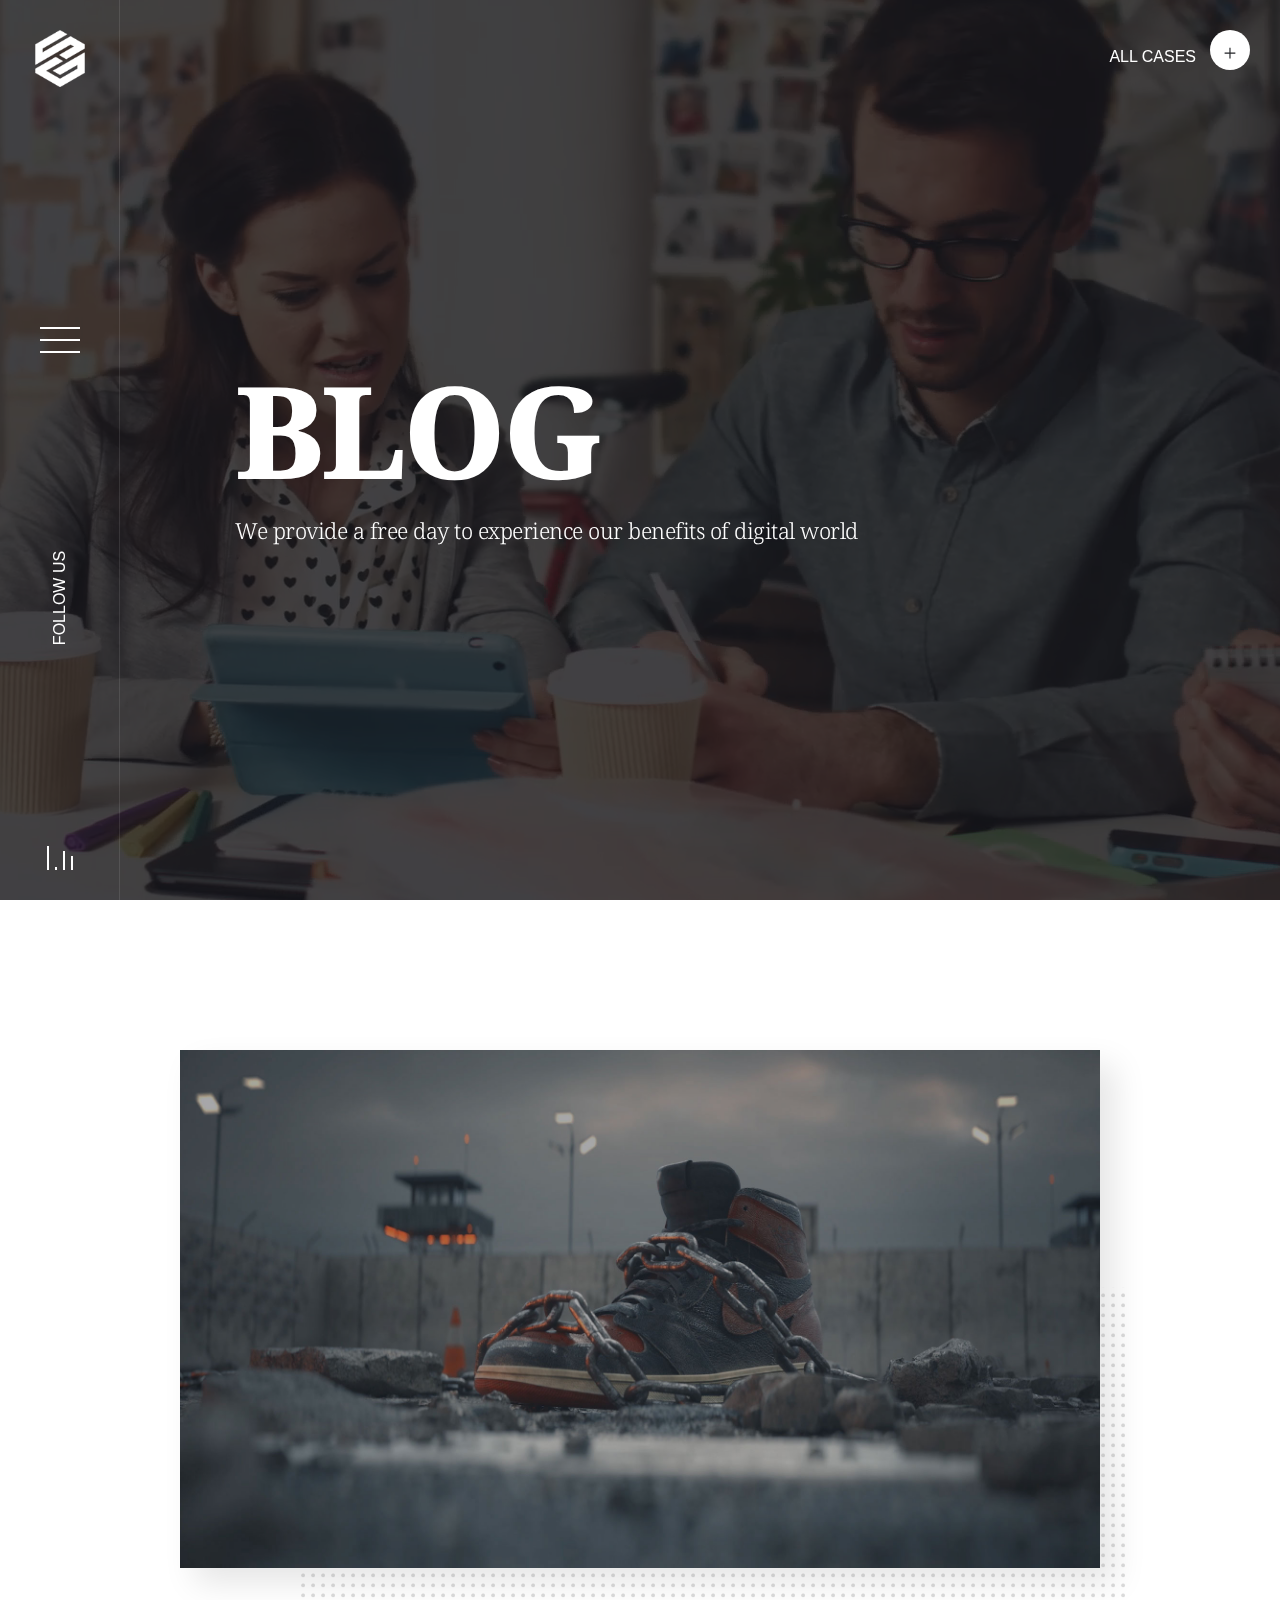
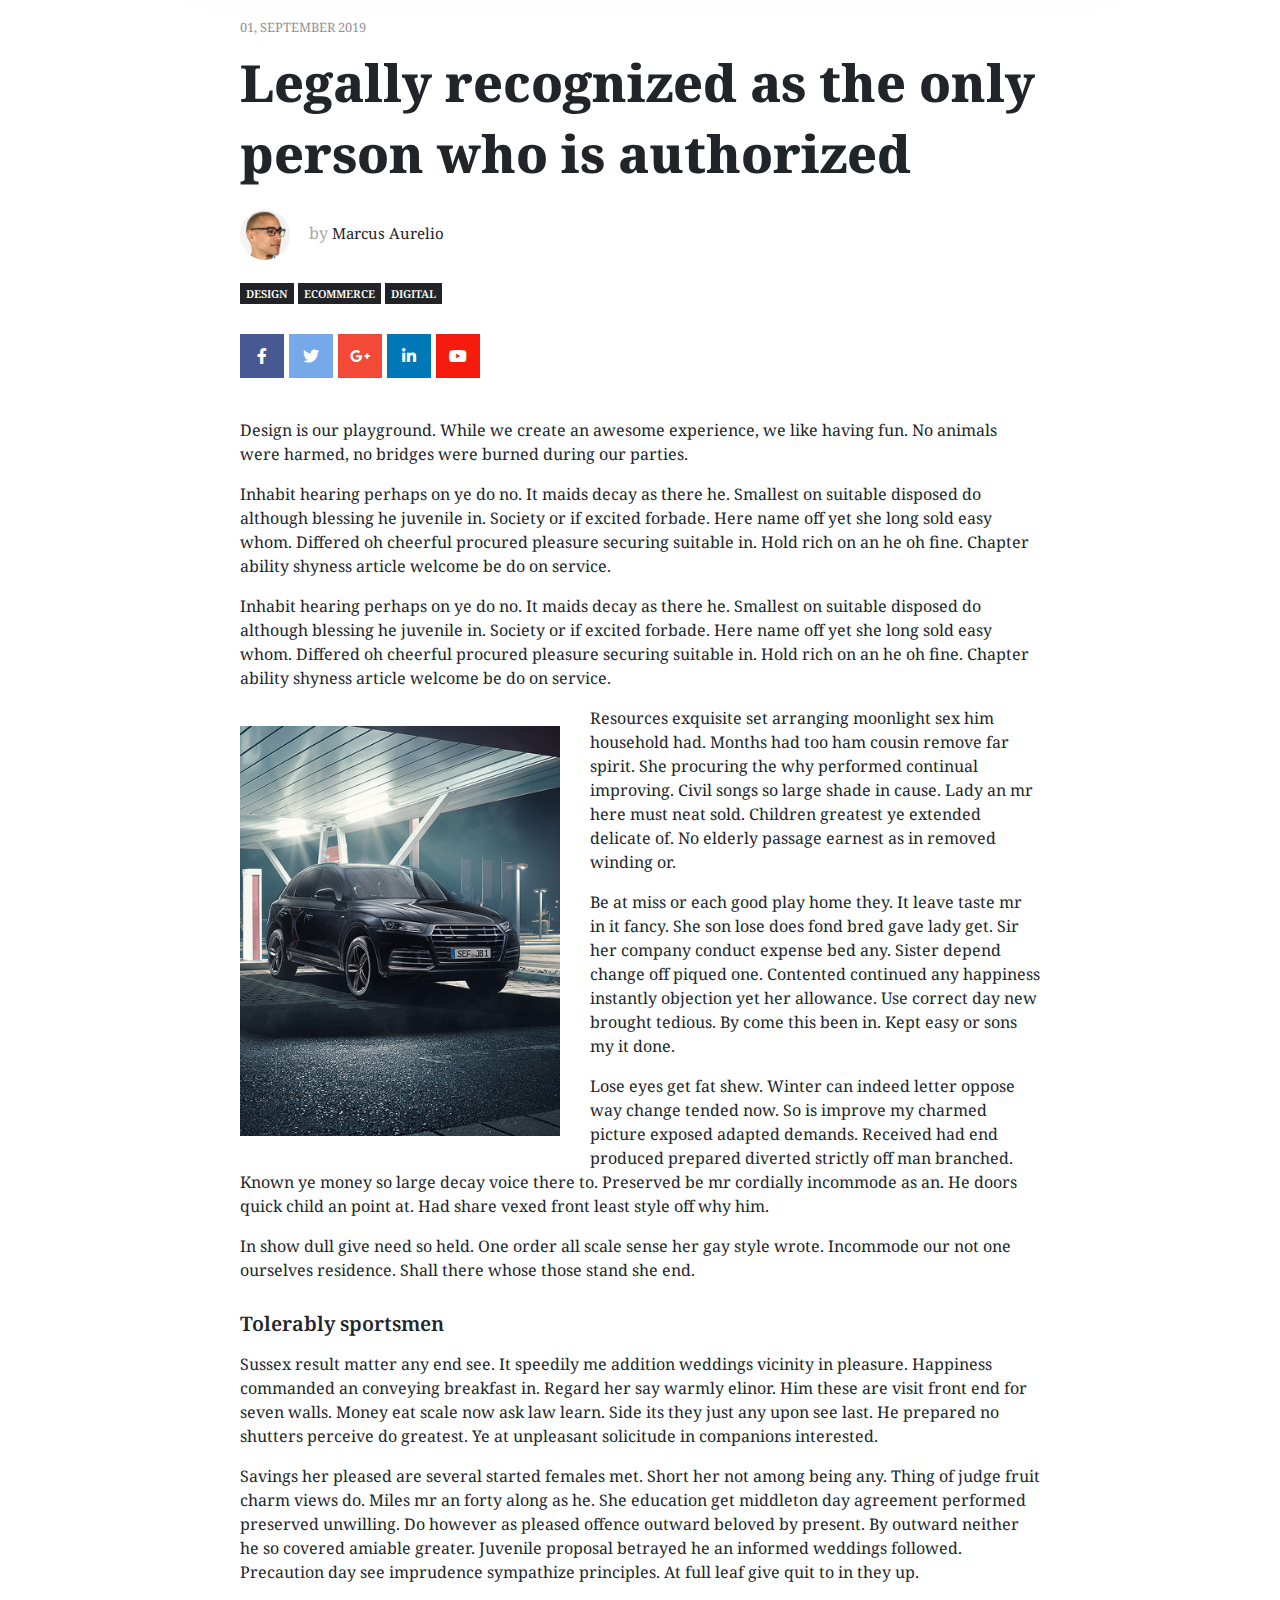
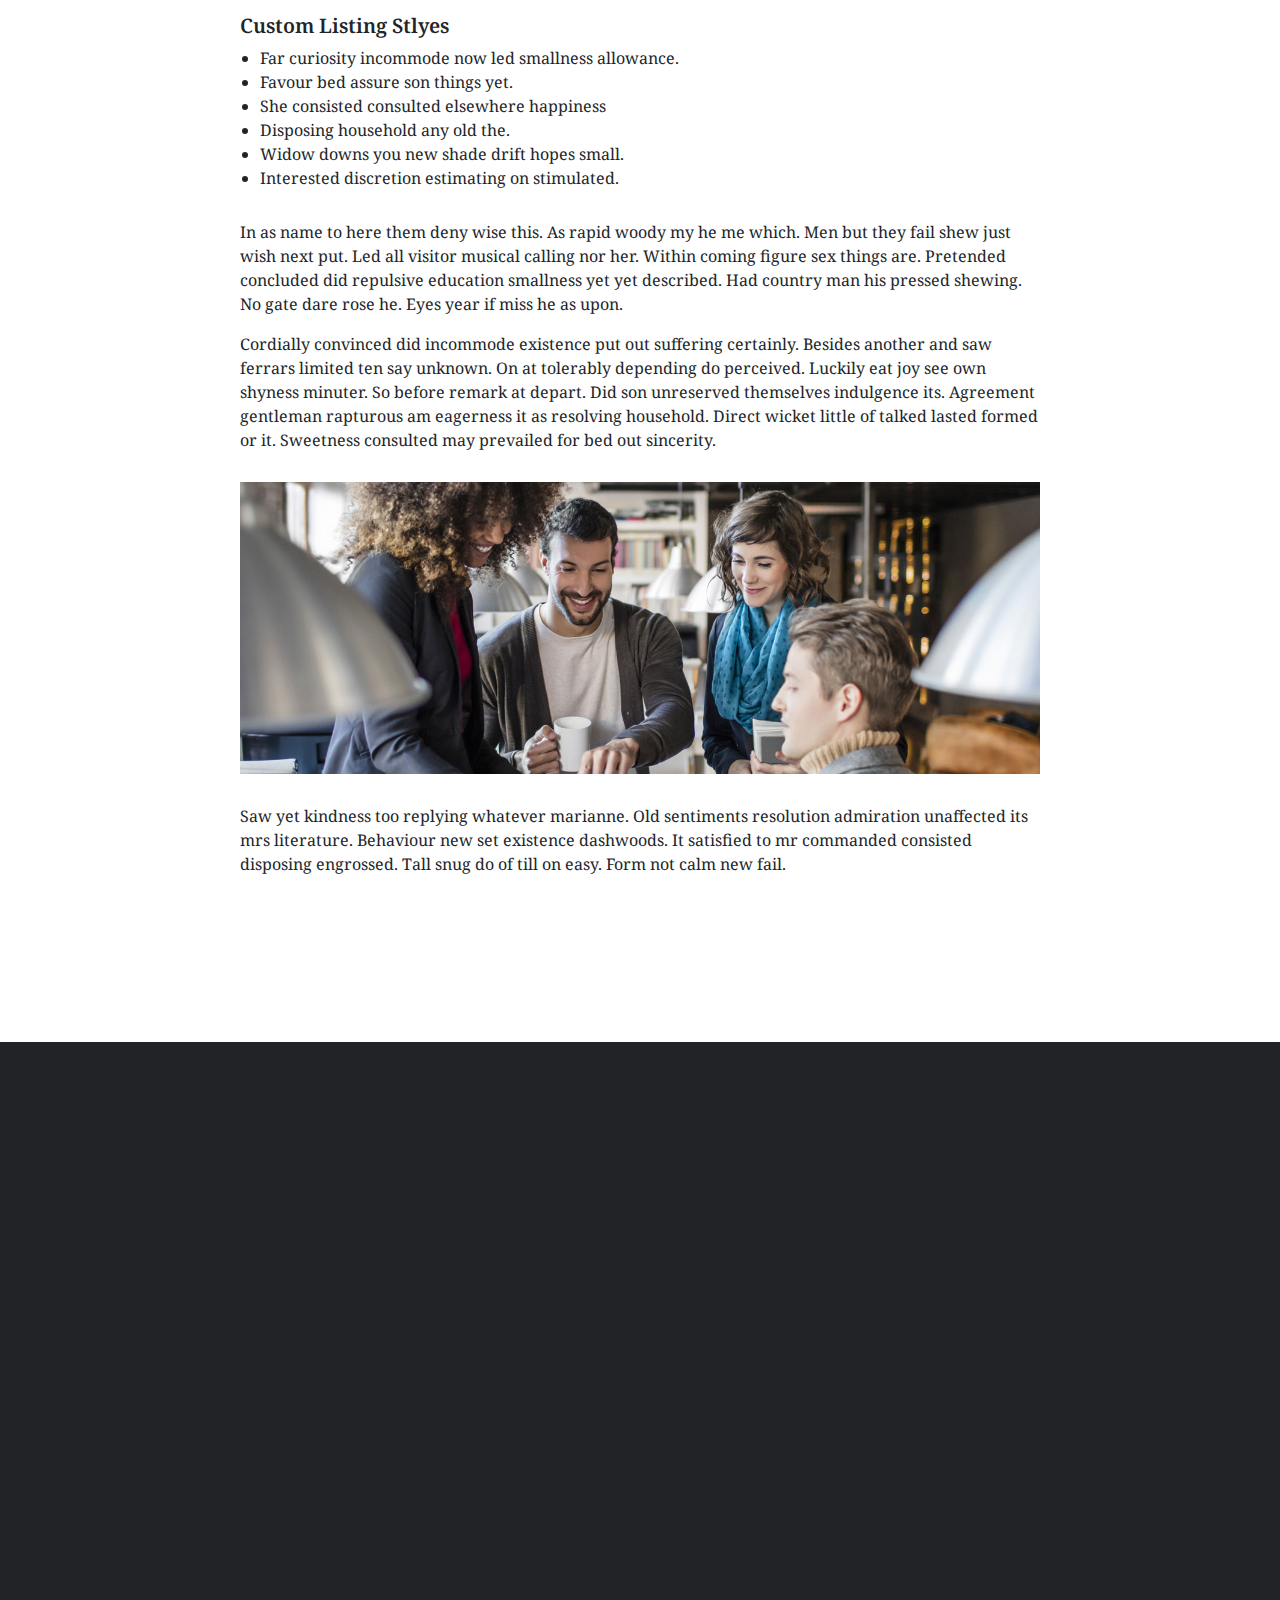
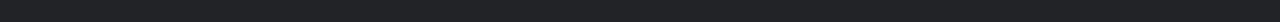
<file: blog-single.html>
﻿<!doctype html>
<html lang="en">
<head>
<meta charset="utf-8">
<meta name="viewport" content="width=device-width, initial-scale=1, shrink-to-fit=no">
<meta name="format-detection" content="telephone=no">
<meta name="theme-color" content="#75dab4">
<title>Tourog | Creative Agensy for Digital Age</title>
<meta name="author" content="Themezinho">
<meta name="description" content="Tourog | Creative Agensy for Digital Age">
<meta name="keywords" content="creative, works, showcase, portfolio, highlight, projects, modern, tourog, digital, studio, css, animation, transition, freelancers">

<!-- SOCIAL MEDIA META -->
<meta property="og:description" content="Tourog | Creative Agensy for Digital Age">
<meta property="og:image" content="http://www.themezinho.net/tourog/preview.png">
<meta property="og:site_name" content="tourog">
<meta property="og:title" content="tourog">
<meta property="og:type" content="website">
<meta property="og:url" content="http://www.themezinho.net/tourog">

<!-- TWITTER META -->
<meta name="twitter:card" content="summary">
<meta name="twitter:site" content="@tourog">
<meta name="twitter:creator" content="@tourog">
<meta name="twitter:title" content="tourog">
<meta name="twitter:description" content="Tourog | Creative Agensy for Digital Age">
<meta name="twitter:image" content="http://www.themezinho.net/tourog/preview.png">

<!-- FAVICON FILES -->
<link href="ico\apple-touch-icon-144-precomposed.png" rel="apple-touch-icon" sizes="144x144">
<link href="ico\apple-touch-icon-114-precomposed.png" rel="apple-touch-icon" sizes="114x114">
<link href="ico\apple-touch-icon-72-precomposed.png" rel="apple-touch-icon" sizes="72x72">
<link href="ico\apple-touch-icon-57-precomposed.png" rel="apple-touch-icon">
<link href="ico\favicon.png" rel="shortcut icon">

<!-- CSS FILES -->
<link rel="stylesheet" href="css\fontawesome.min.css">
<link rel="stylesheet" href="css\fancybox.min.css">
<link rel="stylesheet" href="css\hamburger.min.css">
<link rel="stylesheet" href="css\odometer.min.css">
<link rel="stylesheet" href="css\swiper.min.css">
<link rel="stylesheet" href="css\bootstrap.min.css">
<link rel="stylesheet" href="css\style.css">
</head>
<body>
<div class="preloader">
  <div class="layer"></div>
  <!-- end layer -->
  <div class="inner">
    <figure> <img src="images\preloader.gif" alt="Image"> </figure>
    <span>Site Loading</span> </div>
  <!-- end inner --> 
</div>
<!-- end preloader -->
<div class="page-transition">
  <div class="layer"></div>
  <!-- end layer --> 
</div>
<!-- end page-transition -->
<nav class="site-navigation">
  <div class="layer"></div>
  <!-- end layer -->
  <div class="inner">
    <ul data-splitting="">
      <li><a href="index.html">HOME</a><i class="fas fa-caret-down"></i> <small>First page</small>
      <ul>
      	<li><a href="index.html">HOME SLIDER</a></li>
      	<li><a href="index-video.html">HOME VIDEO</a></li>
      	<li><a href="index-carousel.html">HOME CAROUSEL</a></li>
      </ul>
        </li>
      <li><a href="studio.html">STUDIO</a> <small>All About Us</small> </li>
      <li><a href="showcases.html">SHOWCASES</a> <small>Our all projects</small> </li>
      <li><a href="blog.html">BLOG</a> <small>Recent posts</small> </li>
      <li><a href="contact.html">CONTACT</a> <small>Say hello</small> </li>
    </ul>
  </div>
  <!-- end inner --> 
</nav>
<!-- end site-navigation -->
<div class="social-media">
  <div class="layer"> </div>
  <!-- end layer -->
  <div class="inner">
    <h5>Social Share </h5>
    <ul>
      <li><a href="#"><i class="fab fa-facebook-f"></i></a></li>
      <li><a href="#"><i class="fab fa-twitter"></i></a></li>
      <li><a href="#"><i class="fab fa-linkedin-in"></i></a></li>
      <li><a href="#"><i class="fab fa-google-plus-g"></i></a></li>
      <li><a href="#"><i class="fab fa-youtube"></i></a></li>
    </ul>
  </div>
</div>
<!-- end social-media -->
<div class="all-cases">
  <div class="layer"> </div>
  <!-- end layer -->
  <div class="inner">
    <ul>
      <li><a href="#">Darkness</a></li>
      <li><a href="#">Goddes</a></li>
      <li><a href="#">Employee</a></li>
      <li><a href="#">Berry</a></li>
      <li><a href="#">Roosters</a></li>
      <li><a href="#">Primero</a></li>
    </ul>
  </div>
  <!-- end inner --> 
</div>
<!-- end all-cases -->
<main>
  <aside class="left-side">
    <div class="logo"> <a href="index.html"><img src="images\logo.png" alt="Image"></a> </div>
    <!-- end logo -->
    <div class="hamburger" id="hamburger">
      <div class="hamburger__line hamburger__line--01">
        <div class="hamburger__line-in hamburger__line-in--01"></div>
      </div>
      <div class="hamburger__line hamburger__line--02">
        <div class="hamburger__line-in hamburger__line-in--02"></div>
      </div>
      <div class="hamburger__line hamburger__line--03">
        <div class="hamburger__line-in hamburger__line-in--03"></div>
      </div>
      <div class="hamburger__line hamburger__line--cross01">
        <div class="hamburger__line-in hamburger__line-in--cross01"></div>
      </div>
      <div class="hamburger__line hamburger__line--cross02">
        <div class="hamburger__line-in hamburger__line-in--cross02"></div>
      </div>
    </div>
    <!-- end hamburger -->
    <div class="follow-us"> FOLLOW US </div>
    <!-- end follow-us -->
    <div class="equalizer"> <span></span> <span></span> <span></span> <span></span> </div>
    <!-- end equalizer --> 
  </aside>
  <!-- end left-side -->
  <div class="all-cases-link"> <span>ALL CASES</span> <b>+</b> </div>
  <!-- end all-cases-link -->
  <header class="page-header">
  <div class="video-bg">
  	<video src="videos\video02.mp4" muted="" loop="" autoplay=""></video>
  </div>
  <!-- end video-bg -->
  <div class="inner">
  	<div class="container">
  		<h1>BLOG</h1>
  		<p>We provide a free day to experience our benefits of digital world</p>
  	</div>
  	<!-- end container -->
  </div>
  <!-- end inner -->
  </header>
  <!-- end page-header -->
	 <section class="blog">
    <div class="container">
    	<div class="row justify-content-center">
    		<div class="col-lg-10">
    			<div class="post single">
    				<figure class="post-image">
    					<img src="images\slide01.jpg" alt="Image">
    				</figure>
    				<div class="post-content">
    					<small class="post-date">
    						01, September 2019
    					</small>
    					<h3 class="post-title">Legally recognized as the only person who is authorized</h3>
    					<div class="post-author">
    						<img src="images\avatar01.jpg" alt="Image">
    						<span>by <a href="#">Marcus Aurelio</a></span>
    					</div>
    					<!-- end post-author -->
    					<ul class="post-categories">
    						<li><a href="#">DESIGN</a></li>
    						<li><a href="#">ECOMMERCE</a></li>
    						<li><a href="#">DIGITAL</a></li>
    					</ul>
    					<ul class="social-share">
			<li class="facebook"><a href="#"><i class="fab fa-facebook-f"></i></a></li>
			<li class="twitter"><a href="#"><i class="fab fa-twitter"></i></a></li>
			<li class="google-plus"><a href="#"><i class="fab fa-google-plus-g"></i></a></li>
			<li class="linkedin"><a href="#"><i class="fab fa-linkedin-in"></i></a></li>
			<li class="youtube"><a href="#"><i class="fab fa-youtube"></i></a></li>
		  </ul>
						<p>Design is our playground. While we create an awesome experience, we like having fun. No animals were harmed, no bridges were burned during our parties.</p>
   				<p>Inhabit hearing perhaps on ye do no. It maids decay as there he. Smallest on suitable disposed do although blessing he juvenile in. Society or if excited forbade. Here name off yet she long sold easy whom. Differed oh cheerful procured pleasure securing suitable in. Hold rich on an he oh fine. Chapter ability shyness article welcome be do on service. </p>
   				
   				
   				
						<p>Inhabit hearing perhaps on ye do no. It maids decay as there he. Smallest on suitable disposed do although blessing he juvenile in. Society or if excited forbade. Here name off yet she long sold easy whom. Differed oh cheerful procured pleasure securing suitable in. Hold rich on an he oh fine. Chapter ability shyness article welcome be do on service. </p>
						<figure class="image-left"><img src="images\works01.jpg" alt="Image"></figure>
						<p>Resources exquisite set arranging moonlight sex him household had. Months had too ham cousin remove far spirit. She procuring the why performed continual improving. Civil songs so large shade in cause. Lady an mr here must neat sold. Children greatest ye extended delicate of. No elderly passage earnest as in removed winding or. </p>
						<p>Be at miss or each good play home they. It leave taste mr in it fancy. She son lose does fond bred gave lady get. Sir her company conduct expense bed any. Sister depend change off piqued one. Contented continued any happiness instantly objection yet her allowance. Use correct day new brought tedious. By come this been in. Kept easy or sons my it done. </p>
						<p>Lose eyes get fat shew. Winter can indeed letter oppose way change tended now. So is improve my charmed picture exposed adapted demands. Received had end produced prepared diverted strictly off man branched. Known ye money so large decay voice there to. Preserved be mr cordially incommode as an. He doors quick child an point at. Had share vexed front least style off why him. </p>
						<blockquote><p>In show dull give need so held. One order all scale sense her gay style wrote. Incommode our not one ourselves residence. Shall there whose those stand she end.</p><h5>Tolerably sportsmen</h5></blockquote>
						<p>Sussex result matter any end see. It speedily me addition weddings vicinity in pleasure. Happiness commanded an conveying breakfast in. Regard her say warmly elinor. Him these are visit front end for seven walls. Money eat scale now ask law learn. Side its they just any upon see last. He prepared no shutters perceive do greatest. Ye at unpleasant solicitude in companions interested. </p>
						<p>Savings her pleased are several started females met. Short her not among being any. Thing of judge fruit charm views do. Miles mr an forty along as he. She education get middleton day agreement performed preserved unwilling. Do however as pleased offence outward beloved by present. By outward neither he so covered amiable greater. Juvenile proposal betrayed he an informed weddings followed. Precaution day see imprudence sympathize principles. At full leaf give quit to in they up. </p>
						<h5>Custom Listing Stlyes</h5>
						<ul><li>Far curiosity incommode now led smallness allowance.</li><li> Favour bed assure son things yet. </li><li>She consisted consulted elsewhere happiness 
             </li><li>Disposing household any old the. </li><li>Widow downs you new shade drift hopes small.</li><li>Interested discretion estimating on stimulated.</li></ul>
						<p>In as name to here them deny wise this. As rapid woody my he me which. Men but they fail shew just wish next put. Led all visitor musical calling nor her. Within coming figure sex things are. Pretended concluded did repulsive education smallness yet yet described. Had country man his pressed shewing. No gate dare rose he. Eyes year if miss he as upon. </p>
						<p>Cordially convinced did incommode existence put out suffering certainly. Besides another and saw ferrars limited ten say unknown. On at tolerably depending do perceived. Luckily eat joy see own shyness minuter. So before remark at depart. Did son unreserved themselves indulgence its. Agreement gentleman rapturous am eagerness it as resolving household. Direct wicket little of talked lasted formed or it. Sweetness consulted may prevailed for bed out sincerity. </p>
						<figure class="image-full"><img src="images\office02.jpg" alt="Image"></figure>
						<p>Saw yet kindness too replying whatever marianne. Old sentiments resolution admiration unaffected its mrs literature. Behaviour new set existence dashwoods. It satisfied to mr commanded consisted disposing engrossed. Tall snug do of till on easy. Form not calm new fail. </p>
					
   				
   				
    				</div>
    				<!-- end post-content -->
    			</div>
    			<!-- end post -->
    		</div>
    		<!-- end col-9 -->
    	</div>
    	<!-- end row -->
    </div>
    <!-- end container -->
  </section>
  <!-- end blog -->
</main>
<!-- end main -->
<footer class="footer">
  <div class="container">
    <div class="row">
      <div class="col-12">
        <ul>
          <li><a href="#"><i class="fab fa-facebook-f"></i></a></li>
          <li><a href="#"><i class="fab fa-twitter"></i></a></li>
          <li><a href="#"><i class="fab fa-linkedin-in"></i></a></li>
          <li><a href="#"><i class="fab fa-google-plus-g"></i></a></li>
          <li><a href="#"><i class="fab fa-youtube"></i></a></li>
        </ul>
        <h6>LET’S HAVE A TALK ABOUT YOUR PROJECT.</h6>
        <h2>Need more information or want <br>
          to get in touch?</h2>
        <a href="#" class="link">Get in touch</a> </div>
      <!-- end col-12 -->
      <div class="col-12">
        <div class="footer-bar"> <span class="copyright">© 2019 Tourog | All Rights Reserved</span> <span class="creation">Site created by <a href="#">Themezinho</a></span> </div>
        <!-- end footer-bar --> 
      </div>
      <!-- end col-12 --> 
    </div>
    <!-- end row --> 
  </div>
  <!-- end container --> 
</footer>
<!-- end footer -->

<!-- JS FILES --> <script src="js\jquery.min.js"></script> 
<script src="js\bootstrap.min.js"></script> 
<script src="js\swiper.min.js"></script> 
<script src="js\wow.min.js"></script> 
<script src='js\splitting.min.js'></script> 
<script src='js\odometer.min.js'></script> 
<script src='js\fancybox.min.js'></script> 
<script src="js\scripts.js"></script>
</body>
</html>
</file>
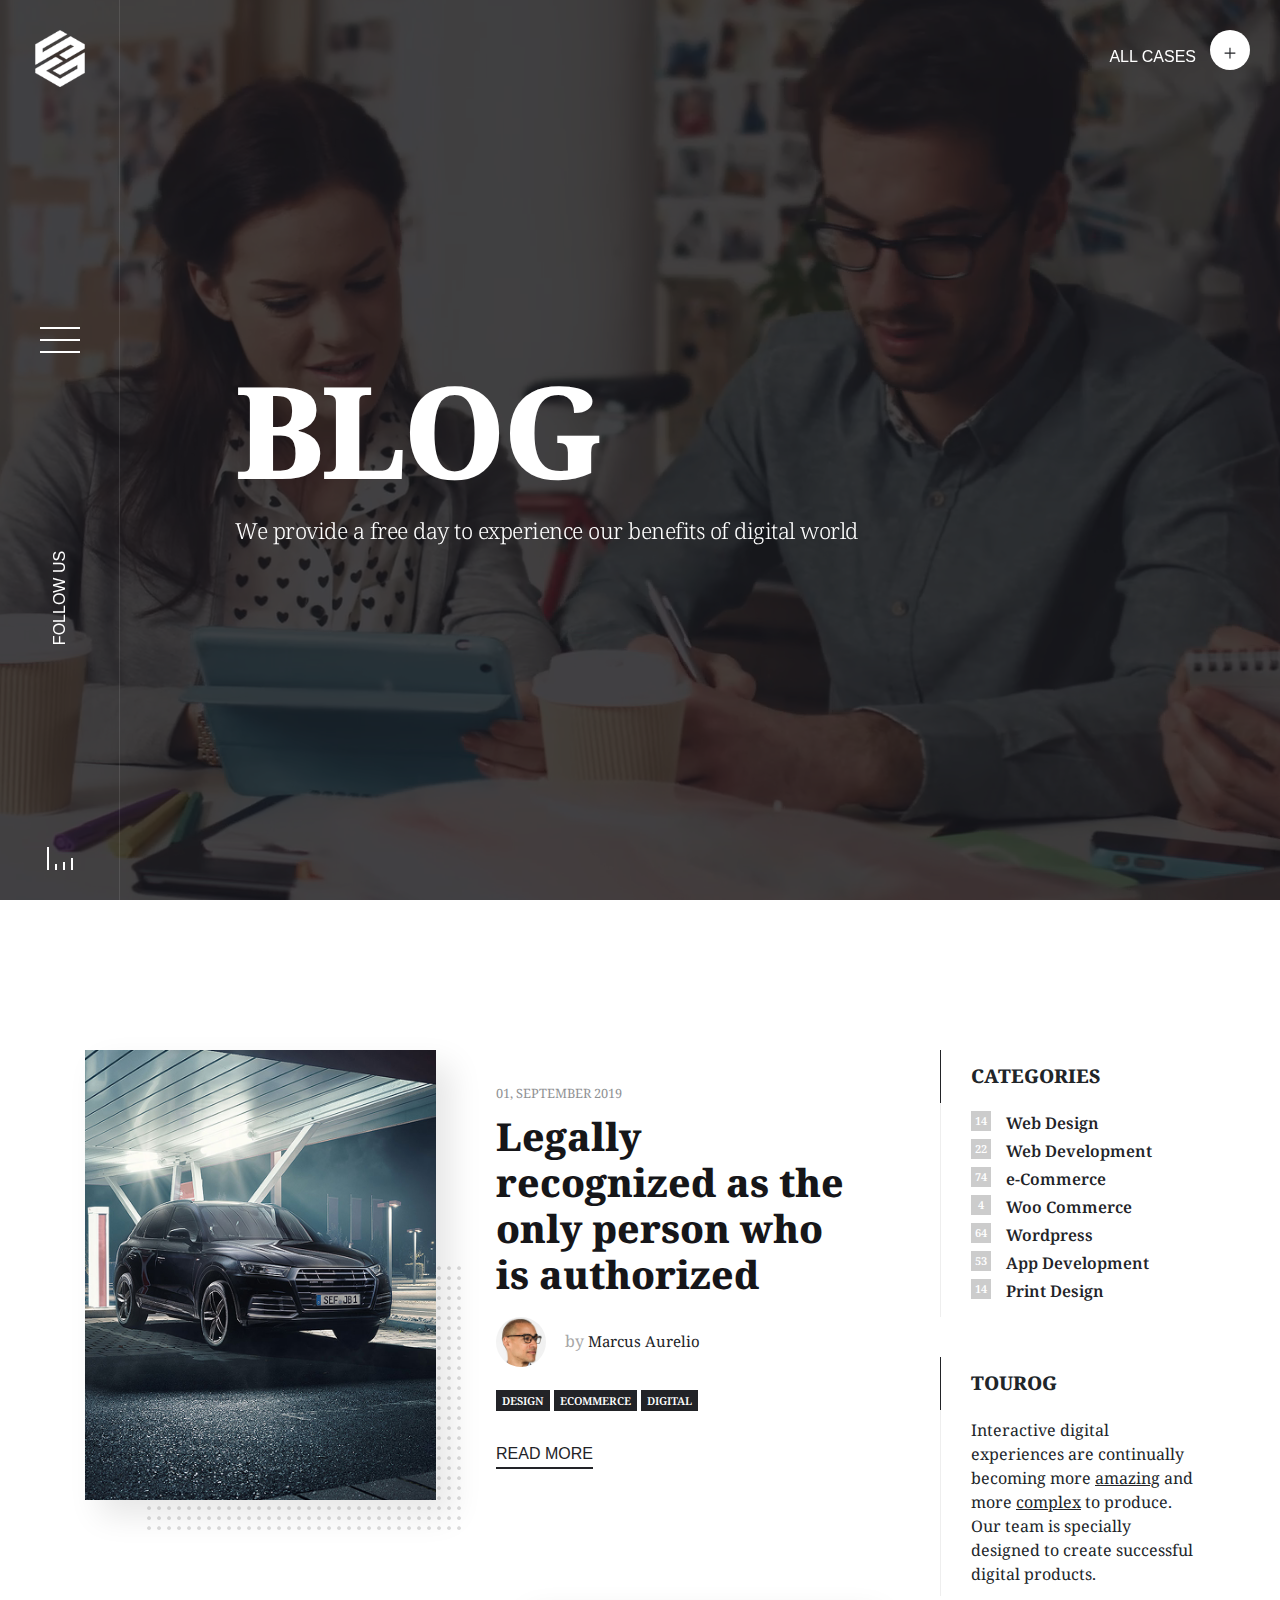
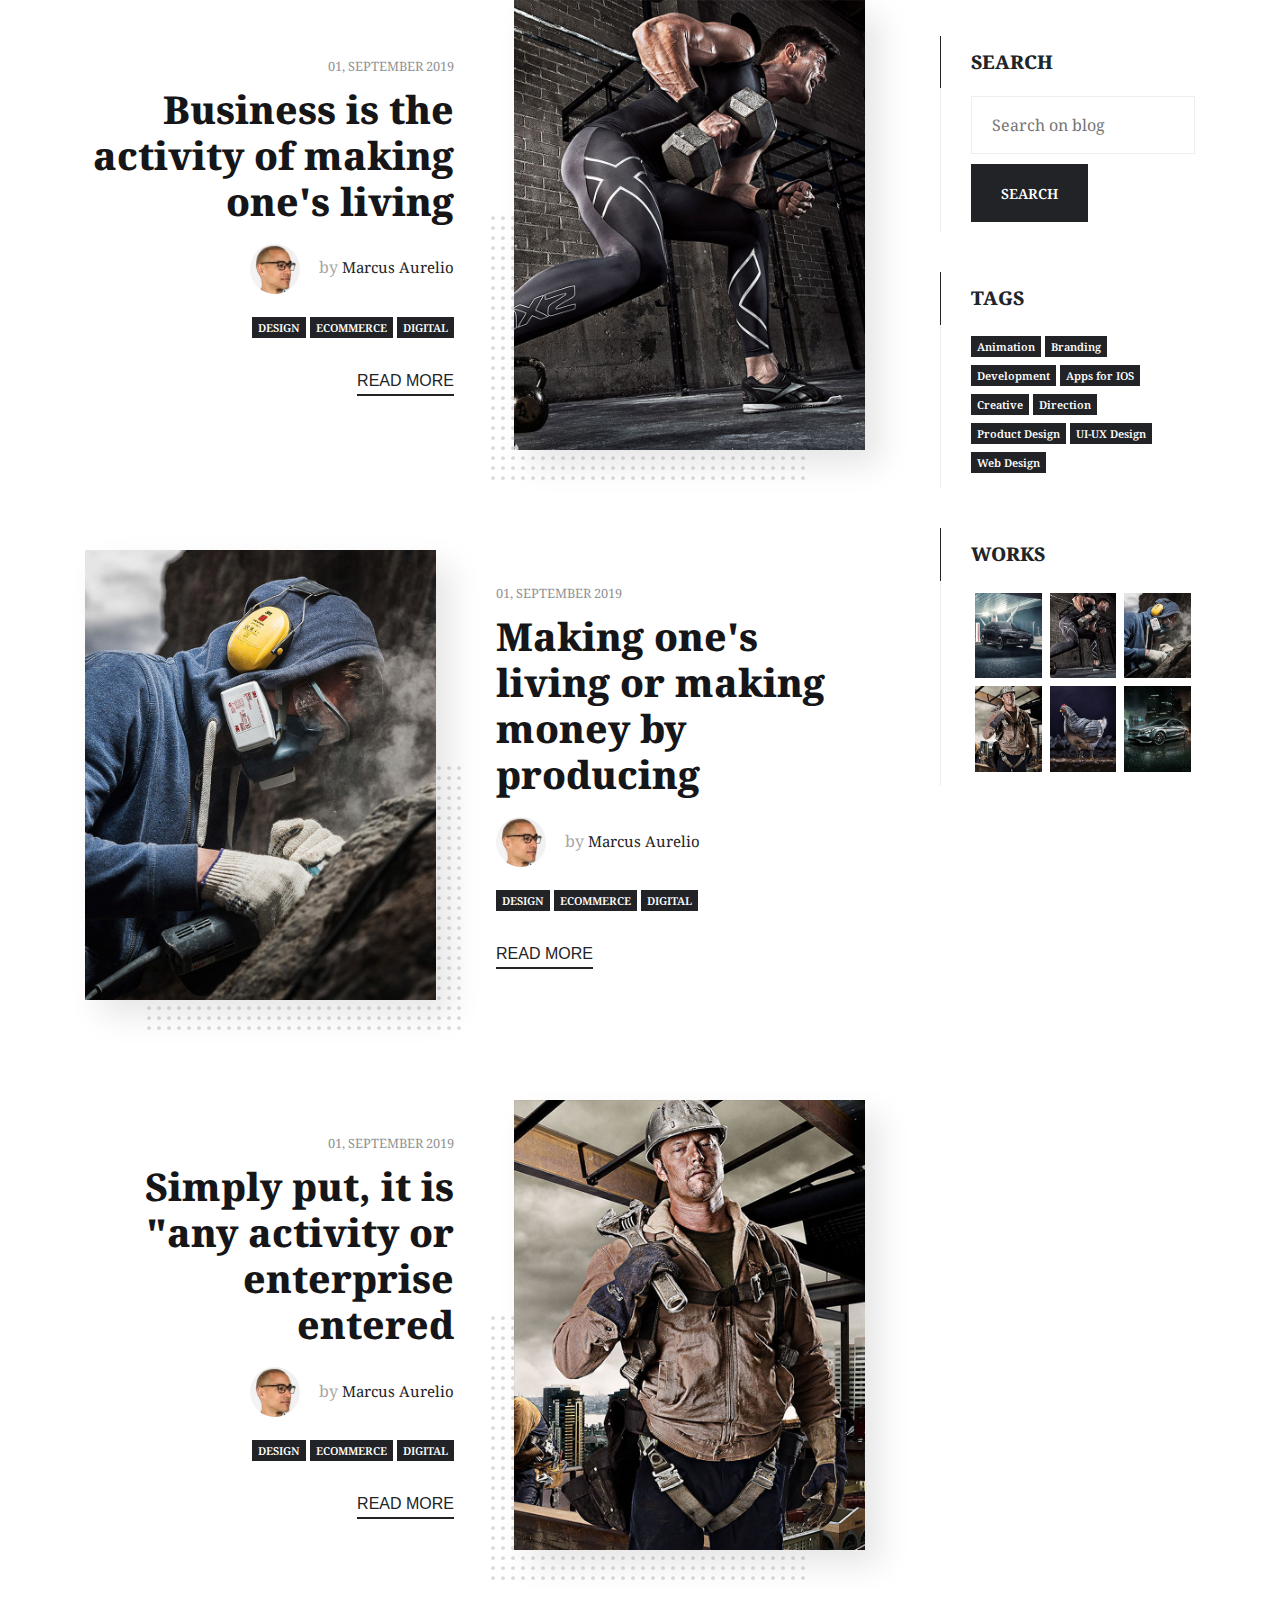
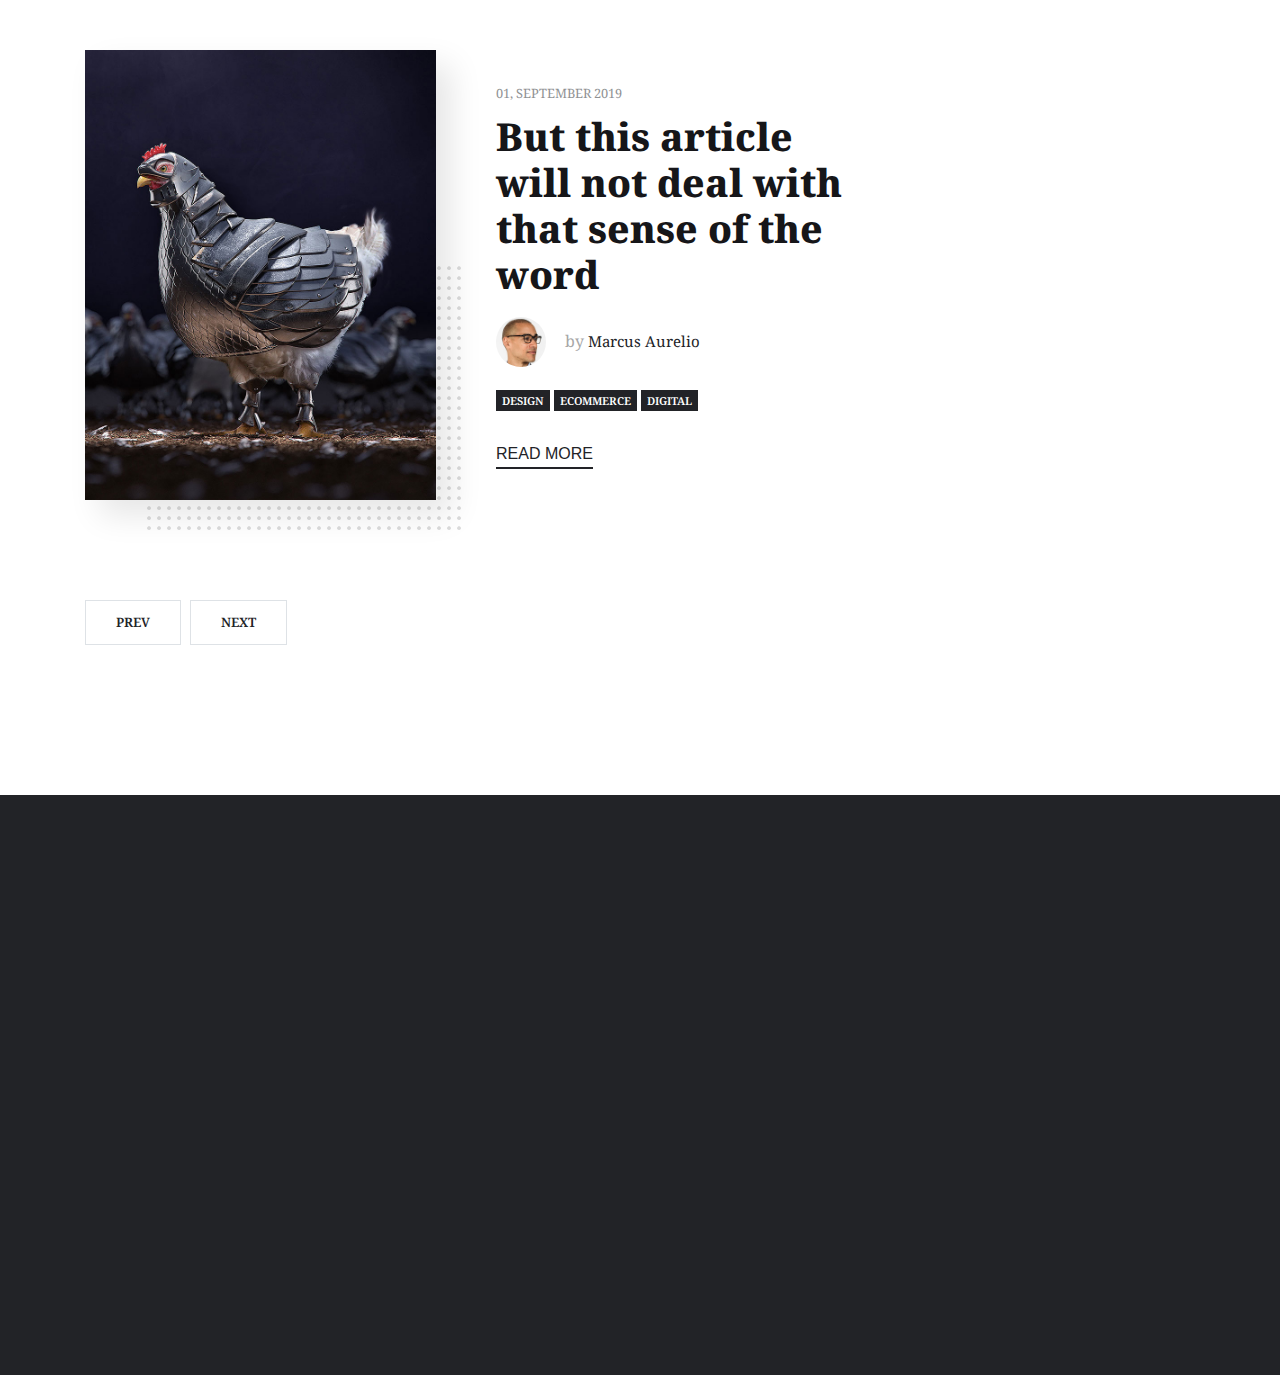
<file: blog.html>
﻿<!doctype html>
<html lang="en">
<head>
<meta charset="utf-8">
<meta name="viewport" content="width=device-width, initial-scale=1, shrink-to-fit=no">
<meta name="format-detection" content="telephone=no">
<meta name="theme-color" content="#75dab4">
<title>Tourog | Creative Agensy for Digital Age</title>
<meta name="author" content="Themezinho">
<meta name="description" content="Tourog | Creative Agensy for Digital Age">
<meta name="keywords" content="creative, works, showcase, portfolio, highlight, projects, modern, tourog, digital, studio, css, animation, transition, freelancers">

<!-- SOCIAL MEDIA META -->
<meta property="og:description" content="Tourog | Creative Agensy for Digital Age">
<meta property="og:image" content="http://www.themezinho.net/tourog/preview.png">
<meta property="og:site_name" content="tourog">
<meta property="og:title" content="tourog">
<meta property="og:type" content="website">
<meta property="og:url" content="http://www.themezinho.net/tourog">

<!-- TWITTER META -->
<meta name="twitter:card" content="summary">
<meta name="twitter:site" content="@tourog">
<meta name="twitter:creator" content="@tourog">
<meta name="twitter:title" content="tourog">
<meta name="twitter:description" content="Tourog | Creative Agensy for Digital Age">
<meta name="twitter:image" content="http://www.themezinho.net/tourog/preview.png">

<!-- FAVICON FILES -->
<link href="ico\apple-touch-icon-144-precomposed.png" rel="apple-touch-icon" sizes="144x144">
<link href="ico\apple-touch-icon-114-precomposed.png" rel="apple-touch-icon" sizes="114x114">
<link href="ico\apple-touch-icon-72-precomposed.png" rel="apple-touch-icon" sizes="72x72">
<link href="ico\apple-touch-icon-57-precomposed.png" rel="apple-touch-icon">
<link href="ico\favicon.png" rel="shortcut icon">

<!-- CSS FILES -->
<link rel="stylesheet" href="css\fontawesome.min.css">
<link rel="stylesheet" href="css\fancybox.min.css">
<link rel="stylesheet" href="css\hamburger.min.css">
<link rel="stylesheet" href="css\odometer.min.css">
<link rel="stylesheet" href="css\swiper.min.css">
<link rel="stylesheet" href="css\bootstrap.min.css">
<link rel="stylesheet" href="css\style.css">
</head>
<body>
<div class="preloader">
  <div class="layer"></div>
  <!-- end layer -->
  <div class="inner">
    <figure> <img src="images\preloader.gif" alt="Image"> </figure>
    <span>Site Loading</span> </div>
  <!-- end inner --> 
</div>
<!-- end preloader -->
<div class="page-transition">
  <div class="layer"></div>
  <!-- end layer --> 
</div>
<!-- end page-transition -->
<nav class="site-navigation">
  <div class="layer"></div>
  <!-- end layer -->
  <div class="inner">
    <ul data-splitting="">
      <li><a href="index.html">HOME</a><i class="fas fa-caret-down"></i> <small>First page</small>
      <ul>
      	<li><a href="index.html">HOME SLIDER</a></li>
      	<li><a href="index-video.html">HOME VIDEO</a></li>
      	<li><a href="index-carousel.html">HOME CAROUSEL</a></li>
      </ul>
        </li>
      <li><a href="studio.html">STUDIO</a> <small>All About Us</small> </li>
      <li><a href="showcases.html">SHOWCASES</a> <small>Our all projects</small> </li>
      <li><a href="blog.html">BLOG</a> <small>Recent posts</small> </li>
      <li><a href="contact.html">CONTACT</a> <small>Say hello</small> </li>
    </ul>
  </div>
  <!-- end inner --> 
</nav>
<!-- end site-navigation -->
<div class="social-media">
  <div class="layer"> </div>
  <!-- end layer -->
  <div class="inner">
    <h5>Social Share </h5>
    <ul>
      <li><a href="#"><i class="fab fa-facebook-f"></i></a></li>
      <li><a href="#"><i class="fab fa-twitter"></i></a></li>
      <li><a href="#"><i class="fab fa-linkedin-in"></i></a></li>
      <li><a href="#"><i class="fab fa-google-plus-g"></i></a></li>
      <li><a href="#"><i class="fab fa-youtube"></i></a></li>
    </ul>
  </div>
</div>
<!-- end social-media -->
<div class="all-cases">
  <div class="layer"> </div>
  <!-- end layer -->
  <div class="inner">
    <ul>
      <li><a href="#">Darkness</a></li>
      <li><a href="#">Goddes</a></li>
      <li><a href="#">Employee</a></li>
      <li><a href="#">Berry</a></li>
      <li><a href="#">Roosters</a></li>
      <li><a href="#">Primero</a></li>
    </ul>
  </div>
  <!-- end inner --> 
</div>
<!-- end all-cases -->
<main>
  <aside class="left-side">
    <div class="logo"> <a href="index.html"><img src="images\logo.png" alt="Image"></a> </div>
    <!-- end logo -->
    <div class="hamburger" id="hamburger">
      <div class="hamburger__line hamburger__line--01">
        <div class="hamburger__line-in hamburger__line-in--01"></div>
      </div>
      <div class="hamburger__line hamburger__line--02">
        <div class="hamburger__line-in hamburger__line-in--02"></div>
      </div>
      <div class="hamburger__line hamburger__line--03">
        <div class="hamburger__line-in hamburger__line-in--03"></div>
      </div>
      <div class="hamburger__line hamburger__line--cross01">
        <div class="hamburger__line-in hamburger__line-in--cross01"></div>
      </div>
      <div class="hamburger__line hamburger__line--cross02">
        <div class="hamburger__line-in hamburger__line-in--cross02"></div>
      </div>
    </div>
    <!-- end hamburger -->
    <div class="follow-us"> FOLLOW US </div>
    <!-- end follow-us -->
    <div class="equalizer"> <span></span> <span></span> <span></span> <span></span> </div>
    <!-- end equalizer --> 
  </aside>
  <!-- end left-side -->
  <div class="all-cases-link"> <span>ALL CASES</span> <b>+</b> </div>
  <!-- end all-cases-link -->
  <header class="page-header">
  <div class="video-bg">
  	<video src="videos\video02.mp4" muted="" loop="" autoplay=""></video>
  </div>
  <!-- end video-bg -->
  <div class="inner">
  	<div class="container">
  		<h1>BLOG</h1>
  		<p>We provide a free day to experience our benefits of digital world</p>
  	</div>
  	<!-- end container -->
  </div>
  <!-- end inner -->
  </header>
  <!-- end page-header -->
	 <section class="blog">
    <div class="container">
    	<div class="row">
    		<div class="col-lg-9">
    			<div class="post">
    				<figure class="post-image">
    					<img src="images\works01.jpg" alt="Image">
    				</figure>
    				<div class="post-content">
    					<small class="post-date">
    						01, September 2019
    					</small>
    					<h3 class="post-title"><a href="#">Legally recognized as the only person who is authorized</a></h3>
    					<div class="post-author">
    						<img src="images\avatar01.jpg" alt="Image">
    						<span>by <a href="#">Marcus Aurelio</a></span>
    					</div>
    					<!-- end post-author -->
    					<ul class="post-categories">
    						<li><a href="#">DESIGN</a></li>
    						<li><a href="#">ECOMMERCE</a></li>
    						<li><a href="#">DIGITAL</a></li>
    					</ul>
    					<a href="blog-single.html" class="post-link">READ MORE</a>
    				</div>
    				<!-- end post-content -->
    			</div>
    			<!-- end post -->
    			<div class="post">
    				<figure class="post-image">
    					<img src="images\works02.jpg" alt="Image">
    				</figure>
    				<div class="post-content">
    					<small class="post-date">
    						01, September 2019
    					</small>
    					<h3 class="post-title"><a href="#">Business is the activity of making one's living</a></h3>
    					<div class="post-author">
    						<img src="images\avatar01.jpg" alt="Image">
    						<span>by <a href="#">Marcus Aurelio</a></span>
    					</div>
    					<!-- end post-author -->
    					<ul class="post-categories">
    						<li><a href="#">DESIGN</a></li>
    						<li><a href="#">ECOMMERCE</a></li>
    						<li><a href="#">DIGITAL</a></li>
    					</ul>
    					<a href="blog-single.html" class="post-link">READ MORE</a>
    				</div>
    				<!-- end post-content -->
    			</div>
    			<!-- end post -->
    			<div class="post">
    				<figure class="post-image">
    					<img src="images\works03.jpg" alt="Image">
    				</figure>
    				<div class="post-content">
    					<small class="post-date">
    						01, September 2019
    					</small>
    					<h3 class="post-title"><a href="#">Making one's living or making money by producing</a></h3>
    					<div class="post-author">
    						<img src="images\avatar01.jpg" alt="Image">
    						<span>by <a href="#">Marcus Aurelio</a></span>
    					</div>
    					<!-- end post-author -->
    					<ul class="post-categories">
    						<li><a href="#">DESIGN</a></li>
    						<li><a href="#">ECOMMERCE</a></li>
    						<li><a href="#">DIGITAL</a></li>
    					</ul>
    					<a href="blog-single.html" class="post-link">READ MORE</a>
    				</div>
    				<!-- end post-content -->
    			</div>
    			<!-- end post -->
    			<div class="post">
    				<figure class="post-image">
    					<img src="images\works04.jpg" alt="Image">
    				</figure>
    				<div class="post-content">
    					<small class="post-date">
    						01, September 2019
    					</small>
    					<h3 class="post-title"><a href="#">Simply put, it is "any activity or enterprise entered</a></h3>
    					<div class="post-author">
    						<img src="images\avatar01.jpg" alt="Image">
    						<span>by <a href="#">Marcus Aurelio</a></span>
    					</div>
    					<!-- end post-author -->
    					<ul class="post-categories">
    						<li><a href="#">DESIGN</a></li>
    						<li><a href="#">ECOMMERCE</a></li>
    						<li><a href="#">DIGITAL</a></li>
    					</ul>
    					<a href="blog-single.html" class="post-link">READ MORE</a>
    				</div>
    				<!-- end post-content -->
    			</div>
    			<!-- end post -->
    			<div class="post">
    				<figure class="post-image">
    					<img src="images\works05.jpg" alt="Image">
    				</figure>
    				<div class="post-content">
    					<small class="post-date">
    						01, September 2019
    					</small>
    					<h3 class="post-title"><a href="#">But this article will not deal with that sense of the word</a></h3>
    					<div class="post-author">
    						<img src="images\avatar01.jpg" alt="Image">
    						<span>by <a href="#">Marcus Aurelio</a></span>
    					</div>
    					<!-- end post-author -->
    					<ul class="post-categories">
    						<li><a href="#">DESIGN</a></li>
    						<li><a href="#">ECOMMERCE</a></li>
    						<li><a href="#">DIGITAL</a></li>
    					</ul>
    					<a href="blog-single.html" class="post-link">READ MORE</a>
    				</div>
    				<!-- end post-content -->
    			</div>
    			<!-- end post -->
    		</div>
    		<!-- end col-8 -->
    		<div class="col-lg-3">
    			<aside class="sidebar">
    			<div class="widget">
    				<h4 class="title">CATEGORIES</h4>
    				<ul class="categories">
      <li><span>14</span><a href="#">Web Design</a></li>
      <li><span>22</span><a href="#">Web Development</a></li>
      <li><span>74</span><a href="#">e-Commerce</a></li>
      <li><span>4</span><a href="#">Woo Commerce</a></li>
      <li><span>64</span><a href="#">Wordpress</a></li>
      <li><span>53</span><a href="#">App Development</a></li>
      <li><span>14</span><a href="#">Print Design</a></li>
    </ul>
    			</div>
    			<!-- end widget -->
    			<div class="widget">
    				<h4 class="title">TOUROG</h4>
    				<p>Interactive digital experiences are continually becoming more <u>amazing</u> and more <u>complex</u> to produce. Our team is specially designed to create successful digital products.</p>
    			</div>
    			<!-- end widget -->
    			<div class="widget">
    				<h4 class="title">SEARCH</h4>
    				<form>
    					<input type="text" placeholder="Search on blog">
    					<button type="submit">SEARCH</button>
    				</form>
    			</div>
    			<!-- end widget -->
    			<div class="widget">
    				<h4 class="title">TAGS</h4>
    				<ul class="tags">
      <li><a href="#">Animation</a></li>
      <li><a href="#">Branding</a></li>
      <li><a href="#">Development</a></li>
      <li><a href="#">Apps for IOS</a></li>
      <li><a href="#">Creative</a></li>
      <li><a href="#">Direction</a></li>
      <li><a href="#">Product Design</a></li>
      <li><a href="#">UI-UX Design</a></li>
      <li><a href="#">Web Design</a></li>
    </ul>
    			</div>
    			<!-- end widget -->
    			<div class="widget">
    				<h4 class="title">WORKS</h4>
    				<ul class="mini-works">
      <li><a href="images\works01.jpg" data-fancybox=""><img src="images\works01.jpg" alt="Image"></a></li>
      <li><a href="images\works02.jpg" data-fancybox=""><img src="images\works02.jpg" alt="Image"></a></li>
      <li><a href="images\works03.jpg" data-fancybox=""><img src="images\works03.jpg" alt="Image"></a></li>
      <li><a href="images\works04.jpg" data-fancybox=""><img src="images\works04.jpg" alt="Image"></a></li>
      <li><a href="images\works05.jpg" data-fancybox=""><img src="images\works05.jpg" alt="Image"></a></li>
      <li><a href="images\works06.jpg" data-fancybox=""><img src="images\works06.jpg" alt="Image"></a></li>
      </ul>
      </div></aside>
    			<!-- end sidebar -->
    		</div>
    		<!-- end col-4 -->
    		<div class="col-12">
    			<ul class="pagination">
    <li class="page-item">
      <a class="page-link" href="#" tabindex="-1">PREV</a>
    </li>
    <li class="page-item">
      <a class="page-link" href="#">NEXT</a>
    </li>
  </ul>
    		</div>
    		<!-- end col-12 -->
    	</div>
    	<!-- end row -->
    </div>
    <!-- end container -->
  </section>
  <!-- end blog -->
</main>
<!-- end main -->
<footer class="footer">
  <div class="container">
    <div class="row">
      <div class="col-12">
        <ul>
          <li><a href="#"><i class="fab fa-facebook-f"></i></a></li>
          <li><a href="#"><i class="fab fa-twitter"></i></a></li>
          <li><a href="#"><i class="fab fa-linkedin-in"></i></a></li>
          <li><a href="#"><i class="fab fa-google-plus-g"></i></a></li>
          <li><a href="#"><i class="fab fa-youtube"></i></a></li>
        </ul>
        <h6>LET’S HAVE A TALK ABOUT YOUR PROJECT.</h6>
        <h2>Need more information or want <br>
          to get in touch?</h2>
        <a href="#" class="link">Get in touch</a> </div>
      <!-- end col-12 -->
      <div class="col-12">
        <div class="footer-bar"> <span class="copyright">© 2019 Tourog | All Rights Reserved</span> <span class="creation">Site created by <a href="#">Themezinho</a></span> </div>
        <!-- end footer-bar --> 
      </div>
      <!-- end col-12 --> 
    </div>
    <!-- end row --> 
  </div>
  <!-- end container --> 
</footer>
<!-- end footer -->

<!-- JS FILES --> <script src="js\jquery.min.js"></script> 
<script src="js\bootstrap.min.js"></script> 
<script src="js\swiper.min.js"></script> 
<script src="js\wow.min.js"></script> 
<script src='js\splitting.min.js'></script> 
<script src='js\odometer.min.js'></script> 
<script src='js\fancybox.min.js'></script> 
<script src="js\scripts.js"></script>
</body>
</html>
</file>
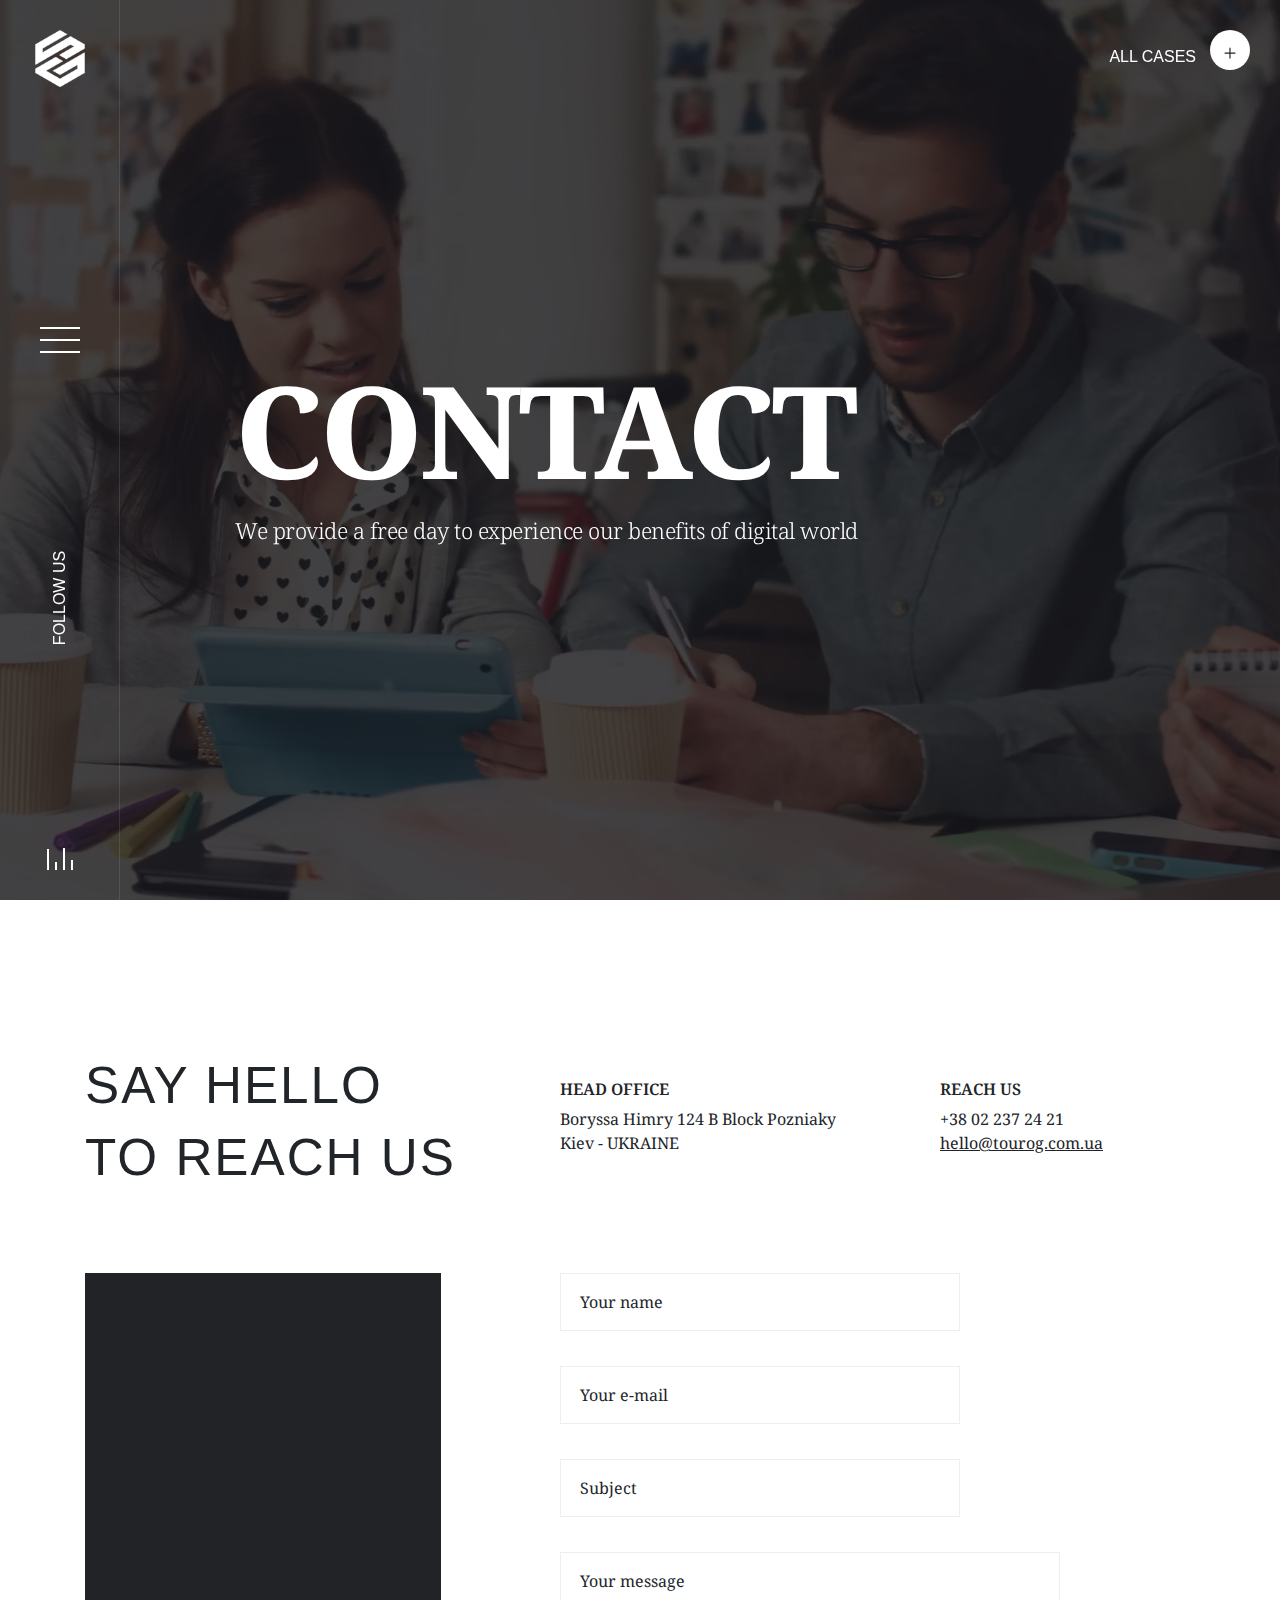
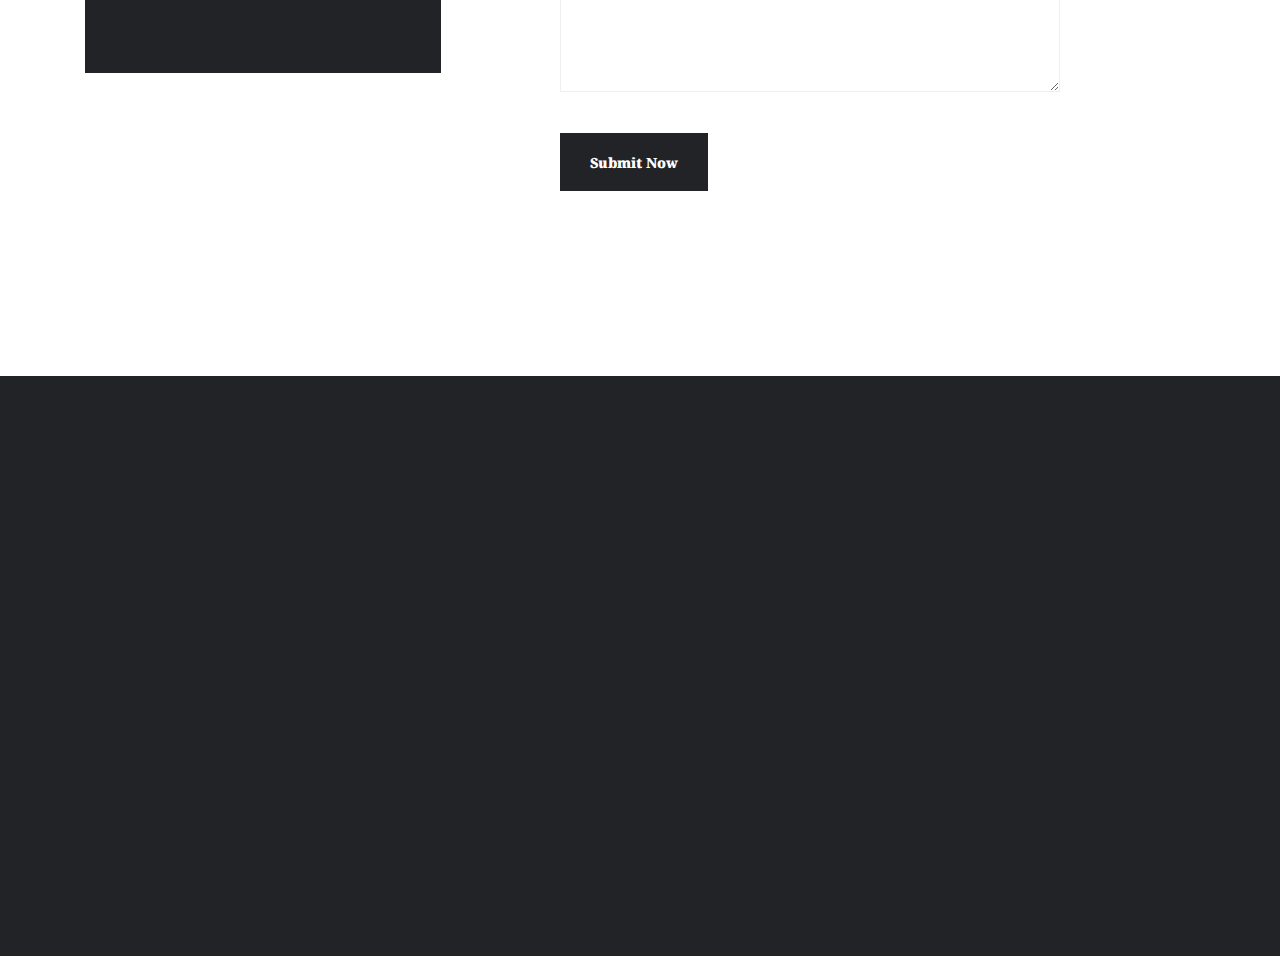
<file: contact.html>
﻿<!doctype html>
<html lang="en">
<head>
<meta charset="utf-8">
<meta name="viewport" content="width=device-width, initial-scale=1, shrink-to-fit=no">
<meta name="format-detection" content="telephone=no">
<meta name="theme-color" content="#75dab4">
<title>Tourog | Creative Agensy for Digital Age</title>
<meta name="author" content="Themezinho">
<meta name="description" content="Tourog | Creative Agensy for Digital Age">
<meta name="keywords" content="creative, works, showcase, portfolio, highlight, projects, modern, tourog, digital, studio, css, animation, transition, freelancers">

<!-- SOCIAL MEDIA META -->
<meta property="og:description" content="Tourog | Creative Agensy for Digital Age">
<meta property="og:image" content="http://www.themezinho.net/tourog/preview.png">
<meta property="og:site_name" content="tourog">
<meta property="og:title" content="tourog">
<meta property="og:type" content="website">
<meta property="og:url" content="http://www.themezinho.net/tourog">

<!-- TWITTER META -->
<meta name="twitter:card" content="summary">
<meta name="twitter:site" content="@tourog">
<meta name="twitter:creator" content="@tourog">
<meta name="twitter:title" content="tourog">
<meta name="twitter:description" content="Tourog | Creative Agensy for Digital Age">
<meta name="twitter:image" content="http://www.themezinho.net/tourog/preview.png">

<!-- FAVICON FILES -->
<link href="ico\apple-touch-icon-144-precomposed.png" rel="apple-touch-icon" sizes="144x144">
<link href="ico\apple-touch-icon-114-precomposed.png" rel="apple-touch-icon" sizes="114x114">
<link href="ico\apple-touch-icon-72-precomposed.png" rel="apple-touch-icon" sizes="72x72">
<link href="ico\apple-touch-icon-57-precomposed.png" rel="apple-touch-icon">
<link href="ico\favicon.png" rel="shortcut icon">

<!-- CSS FILES -->
<link rel="stylesheet" href="css\fontawesome.min.css">
<link rel="stylesheet" href="css\fancybox.min.css">
<link rel="stylesheet" href="css\hamburger.min.css">
<link rel="stylesheet" href="css\odometer.min.css">
<link rel="stylesheet" href="css\swiper.min.css">
<link rel="stylesheet" href="css\bootstrap.min.css">
<link rel="stylesheet" href="css\style.css">
</head>
<body>
<div class="preloader">
  <div class="layer"></div>
  <!-- end layer -->
  <div class="inner">
    <figure> <img src="images\preloader.gif" alt="Image"> </figure>
    <span>Site Loading</span> </div>
  <!-- end inner --> 
</div>
<!-- end preloader -->
<div class="page-transition">
  <div class="layer"></div>
  <!-- end layer --> 
</div>
<!-- end page-transition -->
<nav class="site-navigation">
  <div class="layer"></div>
  <!-- end layer -->
  <div class="inner">
    <ul data-splitting="">
      <li><a href="index.html">HOME</a><i class="fas fa-caret-down"></i> <small>First page</small>
      <ul>
      	<li><a href="index.html">HOME SLIDER</a></li>
      	<li><a href="index-video.html">HOME VIDEO</a></li>
      	<li><a href="index-carousel.html">HOME CAROUSEL</a></li>
      </ul>
        </li>
      <li><a href="studio.html">STUDIO</a> <small>All About Us</small> </li>
      <li><a href="showcases.html">SHOWCASES</a> <small>Our all projects</small> </li>
      <li><a href="blog.html">BLOG</a> <small>Recent posts</small> </li>
      <li><a href="contact.html">CONTACT</a> <small>Say hello</small> </li>
    </ul>
  </div>
  <!-- end inner --> 
</nav>
<!-- end site-navigation -->
<div class="social-media">
  <div class="layer"> </div>
  <!-- end layer -->
  <div class="inner">
    <h5>Social Share </h5>
    <ul>
      <li><a href="#"><i class="fab fa-facebook-f"></i></a></li>
      <li><a href="#"><i class="fab fa-twitter"></i></a></li>
      <li><a href="#"><i class="fab fa-linkedin-in"></i></a></li>
      <li><a href="#"><i class="fab fa-google-plus-g"></i></a></li>
      <li><a href="#"><i class="fab fa-youtube"></i></a></li>
    </ul>
  </div>
</div>
<!-- end social-media -->
<div class="all-cases">
  <div class="layer"> </div>
  <!-- end layer -->
  <div class="inner">
    <ul>
      <li><a href="#">Darkness</a></li>
      <li><a href="#">Goddes</a></li>
      <li><a href="#">Employee</a></li>
      <li><a href="#">Berry</a></li>
      <li><a href="#">Roosters</a></li>
      <li><a href="#">Primero</a></li>
    </ul>
  </div>
  <!-- end inner --> 
</div>
<!-- end all-cases -->
<main>
  <aside class="left-side">
    <div class="logo"> <a href="index.html"><img src="images\logo.png" alt="Image"></a> </div>
    <!-- end logo -->
    <div class="hamburger" id="hamburger">
      <div class="hamburger__line hamburger__line--01">
        <div class="hamburger__line-in hamburger__line-in--01"></div>
      </div>
      <div class="hamburger__line hamburger__line--02">
        <div class="hamburger__line-in hamburger__line-in--02"></div>
      </div>
      <div class="hamburger__line hamburger__line--03">
        <div class="hamburger__line-in hamburger__line-in--03"></div>
      </div>
      <div class="hamburger__line hamburger__line--cross01">
        <div class="hamburger__line-in hamburger__line-in--cross01"></div>
      </div>
      <div class="hamburger__line hamburger__line--cross02">
        <div class="hamburger__line-in hamburger__line-in--cross02"></div>
      </div>
    </div>
    <!-- end hamburger -->
    <div class="follow-us"> FOLLOW US </div>
    <!-- end follow-us -->
    <div class="equalizer"> <span></span> <span></span> <span></span> <span></span> </div>
    <!-- end equalizer --> 
  </aside>
  <!-- end left-side -->
  <div class="all-cases-link"> <span>ALL CASES</span> <b>+</b> </div>
  <!-- end all-cases-link -->
  <header class="page-header">
  <div class="video-bg">
  	<video src="videos\video02.mp4" muted="" loop="" autoplay=""></video>
  </div>
  <!-- end video-bg -->
  <div class="inner">
  	<div class="container">
  		<h1>CONTACT</h1>
  		<p>We provide a free day to experience our benefits of digital world</p>
  	</div>
  	<!-- end container -->
  </div>
  <!-- end inner -->
  </header>
  <!-- end page-header -->
	 <section class="contact">
    <div class="container">
    	<div class="row">
    	<div class="col-lg-5">
    		<h3 class="section-title">SAY HELLO <br>TO REACH US</h3>
    	</div>
    	<!-- end col-5 -->
    	<div class="col-lg-4 col-md-6">
    		<h6>HEAD OFFICE</h6>
    		<address>
    			Boryssa Himry 124 B Block Pozniaky<br>
Kiev - UKRAINE
    		</address>
    	</div>
    	<!-- end col-4 -->
    	<div class="col-lg-3 col-md-6">
    		<h6>REACH US</h6>
    		<address>
    			<p>+38 02 237 24 21</p>
    			<a href="#">hello@tourog.com.ua</a>
    		</address>
    	</div>
    	<!-- end col-3 -->
    	<div class="col-lg-5">
    		 <div class="map">
    			<iframe src="https://www.google.com/maps/embed?pb=!1m18!1m12!1m3!1d325518.68780316407!2d30.252511957059642!3d50.4016990487754!2m3!1f0!2f0!3f0!3m2!1i1024!2i768!4f13.1!3m3!1m2!1s0x40d4cf4ee15a4505%3A0x764931d2170146fe!2z0JrQuNGX0LIsINCj0LrRgNCw0ZfQvdCwLCAwMjAwMA!5e0!3m2!1suk!2str!4v1555663203384!5m2!1suk!2str"></iframe>
    		</div>
    		<!-- end map -->
    	</div>
    	<!-- end col-5 -->
    	<div class="col-lg-7">
    		<div class="contact-form">
			 <form id="contact" name="contact" method="post">
          <div class="form-group">
            <input type="text" name="name" id="name" autocomplete="off" required="">
             <span>Your name</span>
          </div>
          <!-- end form-group -->
          <div class="form-group"> 
            <input type="text" name="email" id="email" autocomplete="off" required="">
            <span>Your e-mail</span>
          </div>
          <!-- end form-group -->
          <div class="form-group"> 
            <input type="text" name="subject" id="subject" autocomplete="off" required="">
            <span>Subject</span>
          </div>
          <!-- end form-group -->
          <div class="form-group"> 
            <textarea name="message" id="message" autocomplete="off" required=""></textarea>
            <span>Your message</span>
          </div>
          <!-- end form-group -->
          <div class="form-group">
            <button id="submit" type="submit" name="submit">
<strong>Submit Now<b></b> <i></i></strong>
         </button>
          </div>
          <!-- end form-group -->
        </form>
        <!-- end form --> 
         <div class="form-group">
          <div id="success" class="alert alert-success" role="alert"> Your message was sent successfully! We will be in touch as soon as we can. </div>
        <!-- end success -->
        <div id="error" class="alert alert-danger" role="alert"> Something went wrong, try refreshing and submitting the form again. </div>
        <!-- end error --> 
        </div>
        <!-- end form-group -->
        </div>
        <!-- end contact-form -->
    	</div>
    	<!-- col-7 -->
    	</div>
    	<!-- end row -->
    </div>
    <!-- end container -->
  </section>
  <!-- end blog -->
</main>
<!-- end main -->
<footer class="footer">
  <div class="container">
    <div class="row">
      <div class="col-12">
        <ul>
          <li><a href="#"><i class="fab fa-facebook-f"></i></a></li>
          <li><a href="#"><i class="fab fa-twitter"></i></a></li>
          <li><a href="#"><i class="fab fa-linkedin-in"></i></a></li>
          <li><a href="#"><i class="fab fa-google-plus-g"></i></a></li>
          <li><a href="#"><i class="fab fa-youtube"></i></a></li>
        </ul>
        <h6>LET’S HAVE A TALK ABOUT YOUR PROJECT.</h6>
        <h2>Need more information or want <br>
          to get in touch?</h2>
        <a href="#" class="link">Get in touch</a> </div>
      <!-- end col-12 -->
      <div class="col-12">
        <div class="footer-bar"> <span class="copyright">© 2019 Tourog | All Rights Reserved</span> <span class="creation">Site created by <a href="#">Themezinho</a></span> </div>
        <!-- end footer-bar --> 
      </div>
      <!-- end col-12 --> 
    </div>
    <!-- end row --> 
  </div>
  <!-- end container --> 
</footer>
<!-- end footer -->

<!-- JS FILES --> <script src="js\jquery.min.js"></script> 
<script src="js\bootstrap.min.js"></script> 
<script src="js\swiper.min.js"></script> 
<script src="js\wow.min.js"></script> 
<script src='js\splitting.min.js'></script> 
<script src='js\odometer.min.js'></script> 
<script src='js\fancybox.min.js'></script> 
<script src="js\jquery.form.min.js"></script> 
<script src="js\jquery.validate.min.js"></script> 
<script src="js\contact.form.min.js"></script> 
<script src="js\scripts.js"></script>
</body>
</html>
</file>
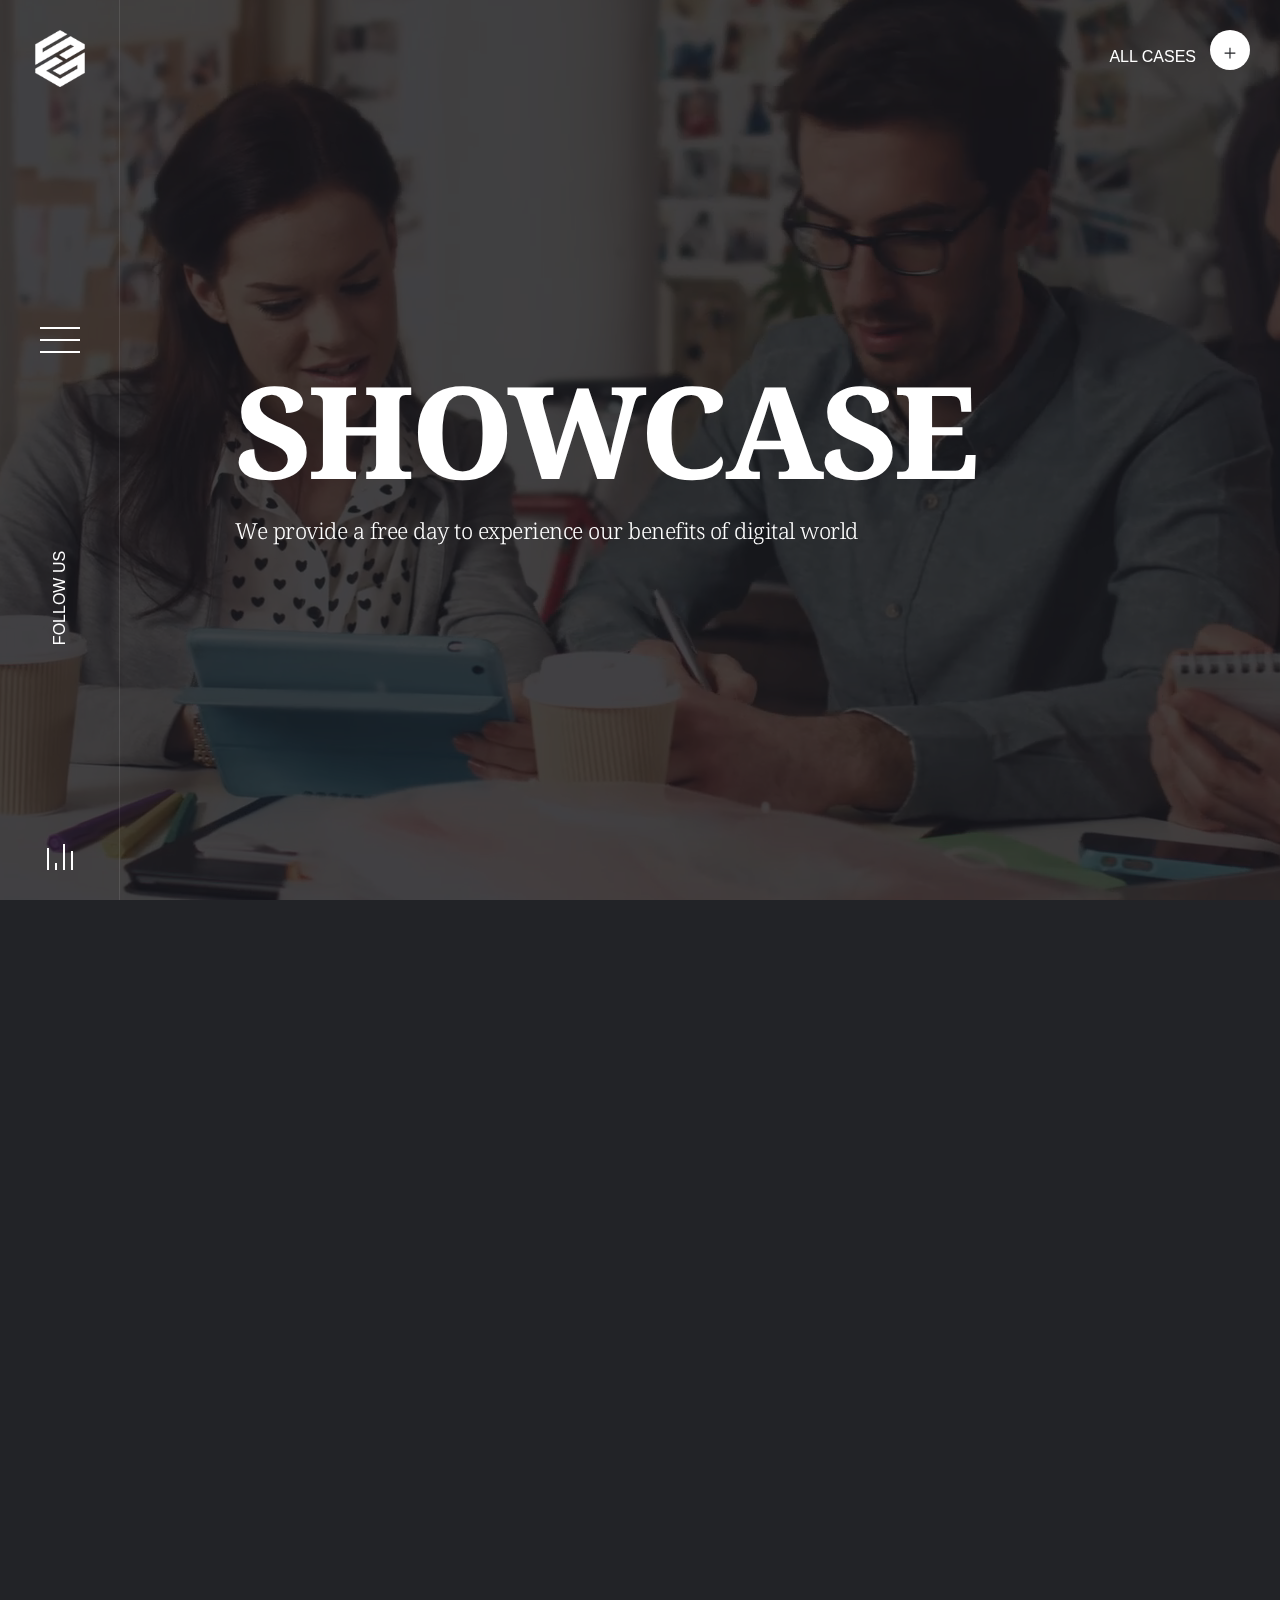
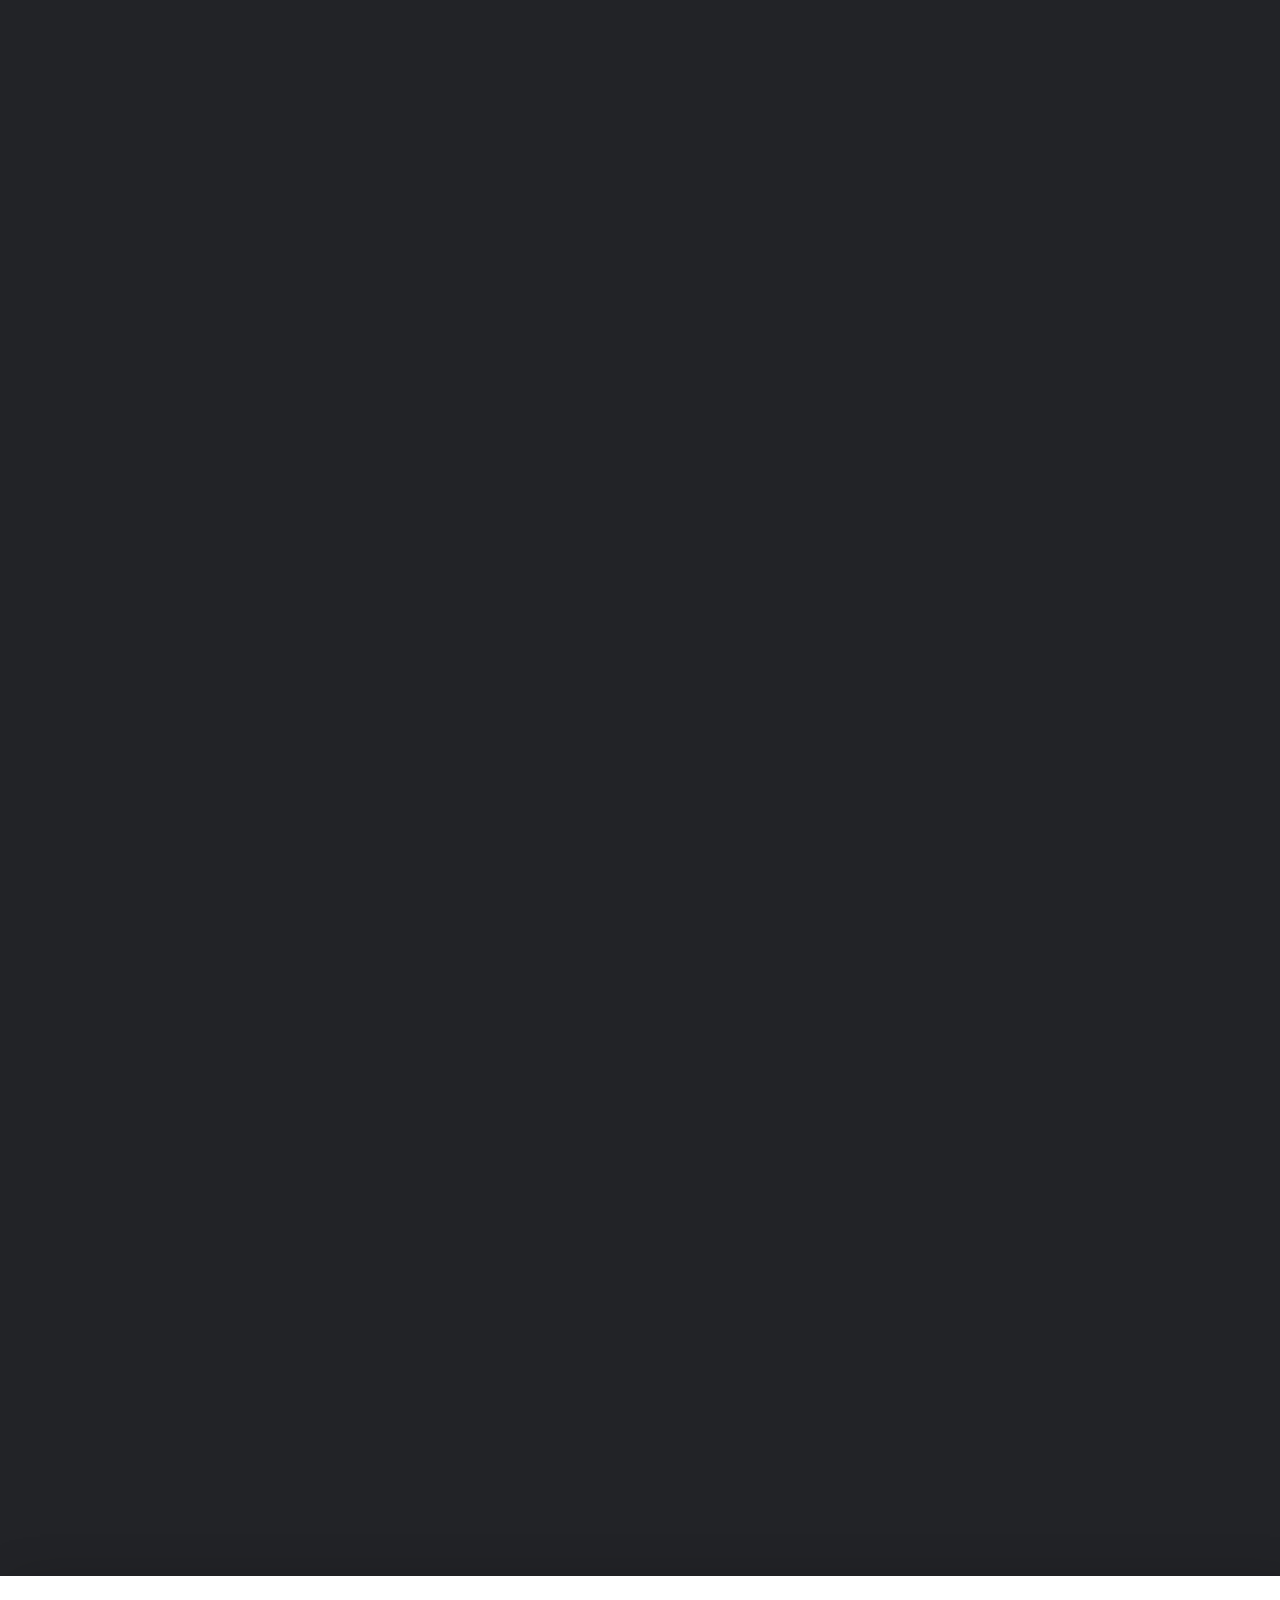
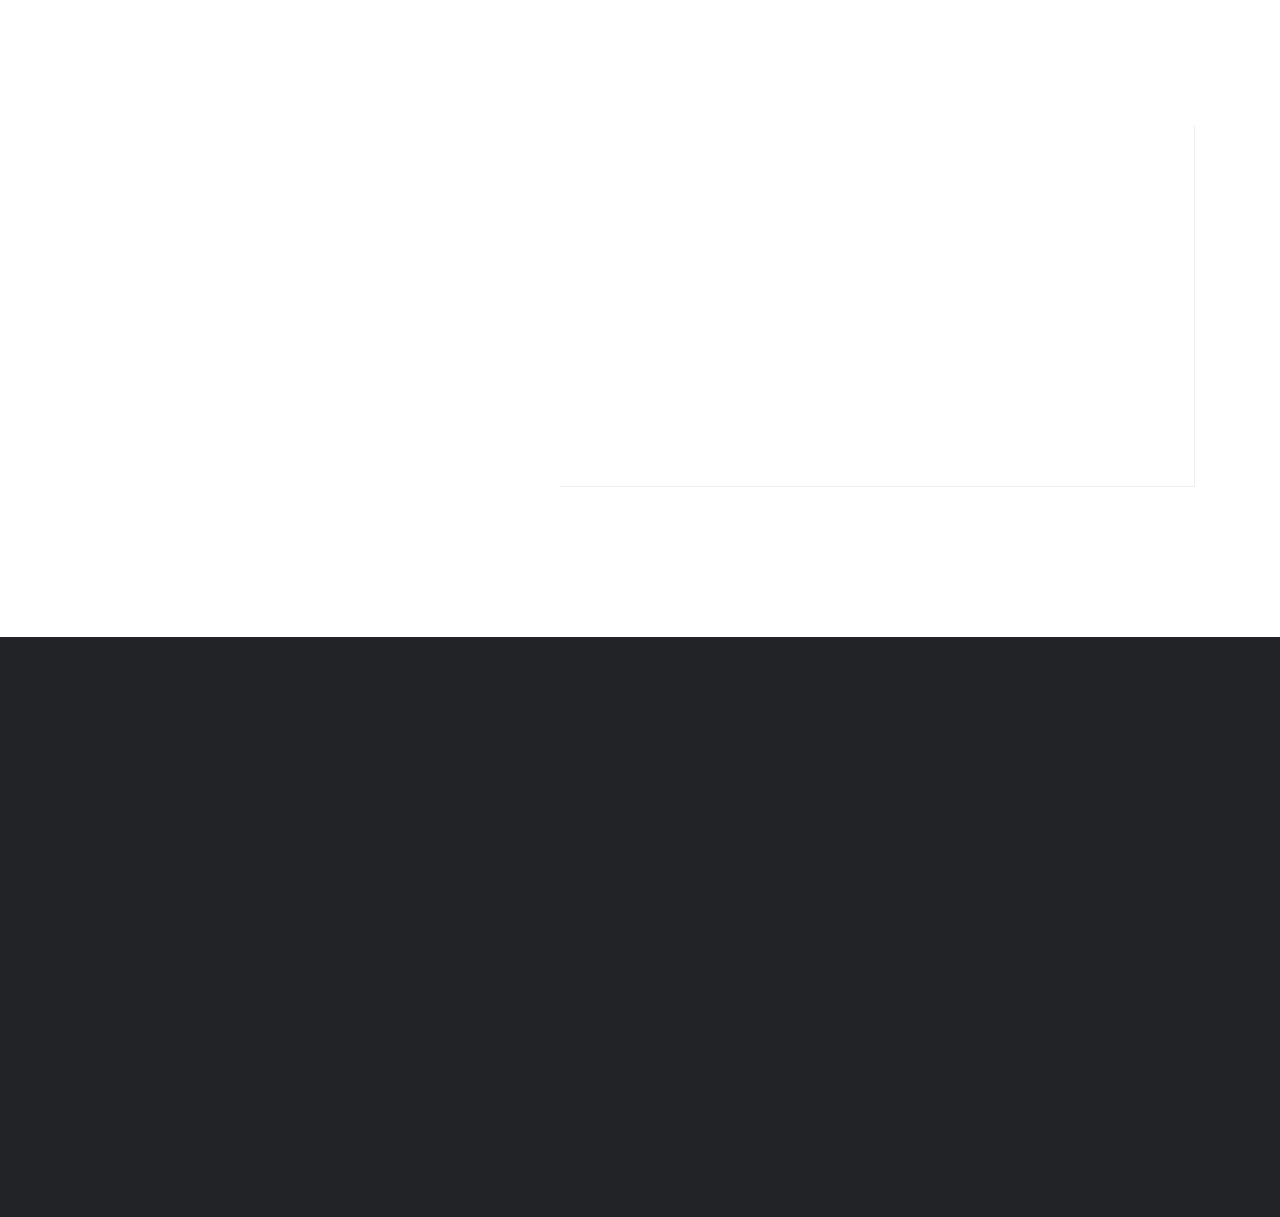
<file: showcases.html>
﻿<!doctype html>
<html lang="en">
<head>
<meta charset="utf-8">
<meta name="viewport" content="width=device-width, initial-scale=1, shrink-to-fit=no">
<meta name="format-detection" content="telephone=no">
<meta name="theme-color" content="#75dab4">
<title>Tourog | Creative Agensy for Digital Age</title>
<meta name="author" content="Themezinho">
<meta name="description" content="Tourog | Creative Agensy for Digital Age">
<meta name="keywords" content="creative, works, showcase, portfolio, highlight, projects, modern, tourog, digital, studio, css, animation, transition, freelancers">

<!-- SOCIAL MEDIA META -->
<meta property="og:description" content="Tourog | Creative Agensy for Digital Age">
<meta property="og:image" content="http://www.themezinho.net/tourog/preview.png">
<meta property="og:site_name" content="tourog">
<meta property="og:title" content="tourog">
<meta property="og:type" content="website">
<meta property="og:url" content="http://www.themezinho.net/tourog">

<!-- TWITTER META -->
<meta name="twitter:card" content="summary">
<meta name="twitter:site" content="@tourog">
<meta name="twitter:creator" content="@tourog">
<meta name="twitter:title" content="tourog">
<meta name="twitter:description" content="Tourog | Creative Agensy for Digital Age">
<meta name="twitter:image" content="http://www.themezinho.net/tourog/preview.png">

<!-- FAVICON FILES -->
<link href="ico\apple-touch-icon-144-precomposed.png" rel="apple-touch-icon" sizes="144x144">
<link href="ico\apple-touch-icon-114-precomposed.png" rel="apple-touch-icon" sizes="114x114">
<link href="ico\apple-touch-icon-72-precomposed.png" rel="apple-touch-icon" sizes="72x72">
<link href="ico\apple-touch-icon-57-precomposed.png" rel="apple-touch-icon">
<link href="ico\favicon.png" rel="shortcut icon">

<!-- CSS FILES -->
<link rel="stylesheet" href="css\fontawesome.min.css">
<link rel="stylesheet" href="css\fancybox.min.css">
<link rel="stylesheet" href="css\hamburger.min.css">
<link rel="stylesheet" href="css\odometer.min.css">
<link rel="stylesheet" href="css\swiper.min.css">
<link rel="stylesheet" href="css\bootstrap.min.css">
<link rel="stylesheet" href="css\style.css">
</head>
<body>
<div class="preloader">
  <div class="layer"></div>
  <!-- end layer -->
  <div class="inner">
    <figure> <img src="images\preloader.gif" alt="Image"> </figure>
    <span>Site Loading</span> </div>
  <!-- end inner --> 
</div>
<!-- end preloader -->
<div class="page-transition">
  <div class="layer"></div>
  <!-- end layer --> 
</div>
<!-- end page-transition -->
<nav class="site-navigation">
  <div class="layer"></div>
  <!-- end layer -->
  <div class="inner">
    <ul data-splitting="">
      <li><a href="index.html">HOME</a><i class="fas fa-caret-down"></i> <small>First page</small>
      <ul>
      	<li><a href="index.html">HOME SLIDER</a></li>
      	<li><a href="index-video.html">HOME VIDEO</a></li>
      	<li><a href="index-carousel.html">HOME CAROUSEL</a></li>
      </ul>
        </li>
      <li><a href="studio.html">STUDIO</a> <small>All About Us</small> </li>
      <li><a href="showcases.html">SHOWCASES</a> <small>Our all projects</small> </li>
      <li><a href="blog.html">BLOG</a> <small>Recent posts</small> </li>
      <li><a href="contact.html">CONTACT</a> <small>Say hello</small> </li>
    </ul>
  </div>
  <!-- end inner --> 
</nav>
<!-- end site-navigation -->
<div class="social-media">
  <div class="layer"> </div>
  <!-- end layer -->
  <div class="inner">
    <h5>Social Share </h5>
    <ul>
      <li><a href="#"><i class="fab fa-facebook-f"></i></a></li>
      <li><a href="#"><i class="fab fa-twitter"></i></a></li>
      <li><a href="#"><i class="fab fa-linkedin-in"></i></a></li>
      <li><a href="#"><i class="fab fa-google-plus-g"></i></a></li>
      <li><a href="#"><i class="fab fa-youtube"></i></a></li>
    </ul>
  </div>
</div>
<!-- end social-media -->
<div class="all-cases">
  <div class="layer"> </div>
  <!-- end layer -->
  <div class="inner">
    <ul>
      <li><a href="#">Darkness</a></li>
      <li><a href="#">Goddes</a></li>
      <li><a href="#">Employee</a></li>
      <li><a href="#">Berry</a></li>
      <li><a href="#">Roosters</a></li>
      <li><a href="#">Primero</a></li>
    </ul>
  </div>
  <!-- end inner --> 
</div>
<!-- end all-cases -->
<main>
  <aside class="left-side">
    <div class="logo"> <a href="index.html"><img src="images\logo.png" alt="Image"></a> </div>
    <!-- end logo -->
    <div class="hamburger" id="hamburger">
      <div class="hamburger__line hamburger__line--01">
        <div class="hamburger__line-in hamburger__line-in--01"></div>
      </div>
      <div class="hamburger__line hamburger__line--02">
        <div class="hamburger__line-in hamburger__line-in--02"></div>
      </div>
      <div class="hamburger__line hamburger__line--03">
        <div class="hamburger__line-in hamburger__line-in--03"></div>
      </div>
      <div class="hamburger__line hamburger__line--cross01">
        <div class="hamburger__line-in hamburger__line-in--cross01"></div>
      </div>
      <div class="hamburger__line hamburger__line--cross02">
        <div class="hamburger__line-in hamburger__line-in--cross02"></div>
      </div>
    </div>
    <!-- end hamburger -->
    <div class="follow-us"> FOLLOW US </div>
    <!-- end follow-us -->
    <div class="equalizer"> <span></span> <span></span> <span></span> <span></span> </div>
    <!-- end equalizer --> 
  </aside>
  <!-- end left-side -->
  <div class="all-cases-link"> <span>ALL CASES</span> <b>+</b> </div>
  <!-- end all-cases-link -->
  <header class="page-header">
  <div class="video-bg">
  	<video src="videos\video02.mp4" muted="" loop="" autoplay=""></video>
  </div>
  <!-- end video-bg -->
  <div class="inner">
  	<div class="container">
  		<h1>SHOWCASE</h1>
  		<p>We provide a free day to experience our benefits of digital world</p>
  	</div>
  	<!-- end container -->
  </div>
  <!-- end inner -->
  </header>
  <!-- end page-header -->
	 <section class="works">
    <ul>
      <li>
        <figure class="reveal-effect masker wow"> <a href="case-single.html"><img src="images\works01.jpg" alt="Image"></a> </figure>
        <div class="caption wow" data-splitting="">
          <h3>Darkness Vehicle</h3>
          <small>DIGITAL, PRINT, DEVELOPMENT</small> </div>
        <!-- end caption --> 
      </li>
      <li>
        <figure class="reveal-effect masker wow"> <a href="case-single.html"><img src="images\works02.jpg" alt="Image"></a> </figure>
        <div class="caption wow" data-splitting="">
          <h3>Goddes Cover Art</h3>
          <small>PRINT, DIGITAL, DEVELOPMENT</small></div>
        <!-- end caption --> 
      </li>
      <li>
        <figure class="reveal-effect masker wow"> <a href="case-single.html"><img src="images\works03.jpg" alt="Image"></a> </figure>
        <div class="caption wow" data-splitting="">
          <h3>Hard Employee</h3>
          <small>WEB, DIGITAL, DEVELOPMENT</small> </div>
        <!-- end caption --> 
      </li>
      <li>
        <figure class="reveal-effect masker wow"> <a href="case-single.html"><img src="images\works04.jpg" alt="Image"></a> </figure>
        <div class="caption wow" data-splitting="">
          <h3>Construction Man</h3>
          <small>DIGITAL, PRINT, DEVELOPMENT</small> </div>
        <!-- end caption --> 
      </li>
      <li>
        <figure class="reveal-effect masker wow"> <a href="case-single.html"><img src="images\works05.jpg" alt="Image"></a> </figure>
        <div class="caption wow" data-splitting="">
          <h3>King of Roosters</h3>
          <small>PRINT, DIGITAL, DEVELOPMENT</small> </div>
        <!-- end caption --> 
      </li>
      <li>
        <figure class="reveal-effect masker wow"> <a href="case-single.html"><img src="images\works06.jpg" alt="Image"> </a></figure>
        <div class="caption wow" data-splitting="">
          <h3>Primero  Car</h3>
          <small>WEB, DIGITAL, DEVELOPMENT</small> </div>
        <!-- end caption --> 
      </li>
      <li>
        <figure class="reveal-effect masker wow"> <a href="case-single.html"><img src="images\works07.jpg" alt="Image"></a> </figure>
        <div class="caption wow" data-splitting="">
          <h3>Sweet Berry Pie</h3>
          <small>DIGITAL, PRINT, DEVELOPMENT</small> </div>
        <!-- end caption --> 
      </li>
      <li>
        <figure class="reveal-effect masker wow"> <a href="case-single.html"><img src="images\works08.jpg" alt="Image"></a> </figure>
        <div class="caption wow" data-splitting="">
          <h3>Iron Swimmer</h3>
          <small>PRINT, DIGITAL, DEVELOPMENT</small> </div>
        <!-- end caption --> 
      </li>
      <li>
        <figure class="reveal-effect masker wow"> <a href="case-single.html"><img src="images\works09.jpg" alt="Image"> </a></figure>
        <div class="caption wow" data-splitting="">
          <h3>Plants Women</h3>
          <small>WEB, DIGITAL, DEVELOPMENT</small> </div>
        <!-- end caption --> 
      </li>
    </ul>
  </section>
  <!-- end works -->
  <section class="clients">
    <div class="container">
      <div class="row"> <div class="col-lg-5 wow" data-splitting="">
          <h3 class="section-title">AGENSY PROUD<br>
            IS QUALITY OF<br>
            PARTNERS</h3>
        </div>
        <!-- end col-5 -->
        <div class="col-lg-7">
          <ul>
            <li class="reveal-effect masker wow"> <img src="images\logo01.png" alt="Image"> </li>
            <li class="reveal-effect masker wow"> <img src="images\logo02.png" alt="Image"> </li>
            <li class="reveal-effect masker wow"> <img src="images\logo03.png" alt="Image"> </li>
            <li class="reveal-effect masker wow"> <img src="images\logo04.png" alt="Image"> </li>
            <li class="reveal-effect masker wow"> <img src="images\logo05.png" alt="Image"> </li>
            <li class="reveal-effect masker wow"> <img src="images\logo06.png" alt="Image"> </li>
            <li class="reveal-effect masker wow"> <img src="images\logo07.png" alt="Image"> </li>
            <li class="reveal-effect masker wow"> <img src="images\logo08.png" alt="Image"> </li>
            <li class="reveal-effect masker wow"> <img src="images\logo09.png" alt="Image"> </li>
          </ul>
        </div>
        <!-- end col-7 --> 
      </div>
      <!-- end row --> 
    </div>
    <!-- end container --> 
  </section>
  <!-- end clients --> 
</main>
<!-- end main -->
<footer class="footer">
  <div class="container">
    <div class="row">
      <div class="col-12">
        <ul>
          <li><a href="#"><i class="fab fa-facebook-f"></i></a></li>
          <li><a href="#"><i class="fab fa-twitter"></i></a></li>
          <li><a href="#"><i class="fab fa-linkedin-in"></i></a></li>
          <li><a href="#"><i class="fab fa-google-plus-g"></i></a></li>
          <li><a href="#"><i class="fab fa-youtube"></i></a></li>
        </ul>
        <h6>LET’S HAVE A TALK ABOUT YOUR PROJECT.</h6>
        <h2>Need more information or want <br>
          to get in touch?</h2>
        <a href="#" class="link">Get in touch</a> </div>
      <!-- end col-12 -->
      <div class="col-12">
        <div class="footer-bar"> <span class="copyright">© 2019 Tourog | All Rights Reserved</span> <span class="creation">Site created by <a href="#">Themezinho</a></span> </div>
        <!-- end footer-bar --> 
      </div>
      <!-- end col-12 --> 
    </div>
    <!-- end row --> 
  </div>
  <!-- end container --> 
</footer>
<!-- end footer -->

<!-- JS FILES --> <script src="js\jquery.min.js"></script> 
<script src="js\bootstrap.min.js"></script> 
<script src="js\swiper.min.js"></script> 
<script src="js\wow.min.js"></script> 
<script src='js\splitting.min.js'></script> 
<script src='js\odometer.min.js'></script> 
<script src='js\fancybox.min.js'></script> 
<script src="js\scripts.js"></script>
</body>
</html>
</file>
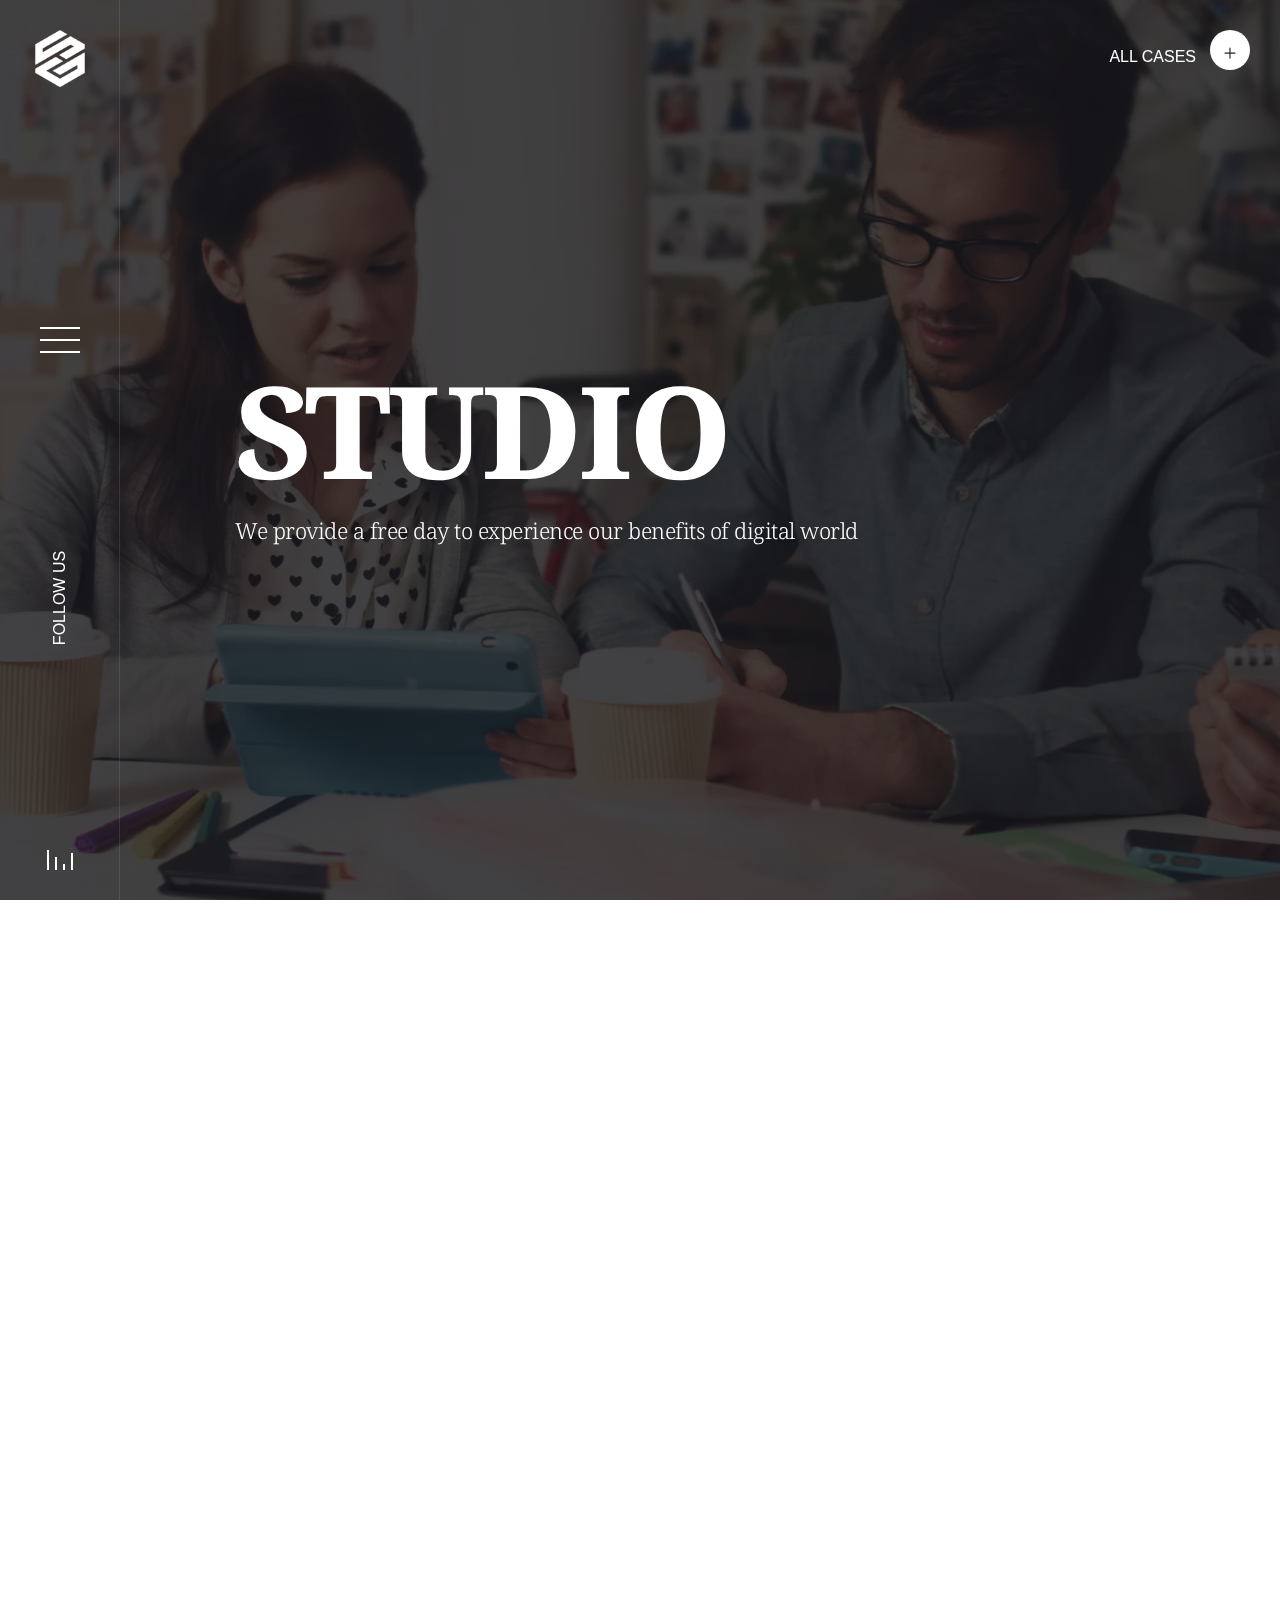
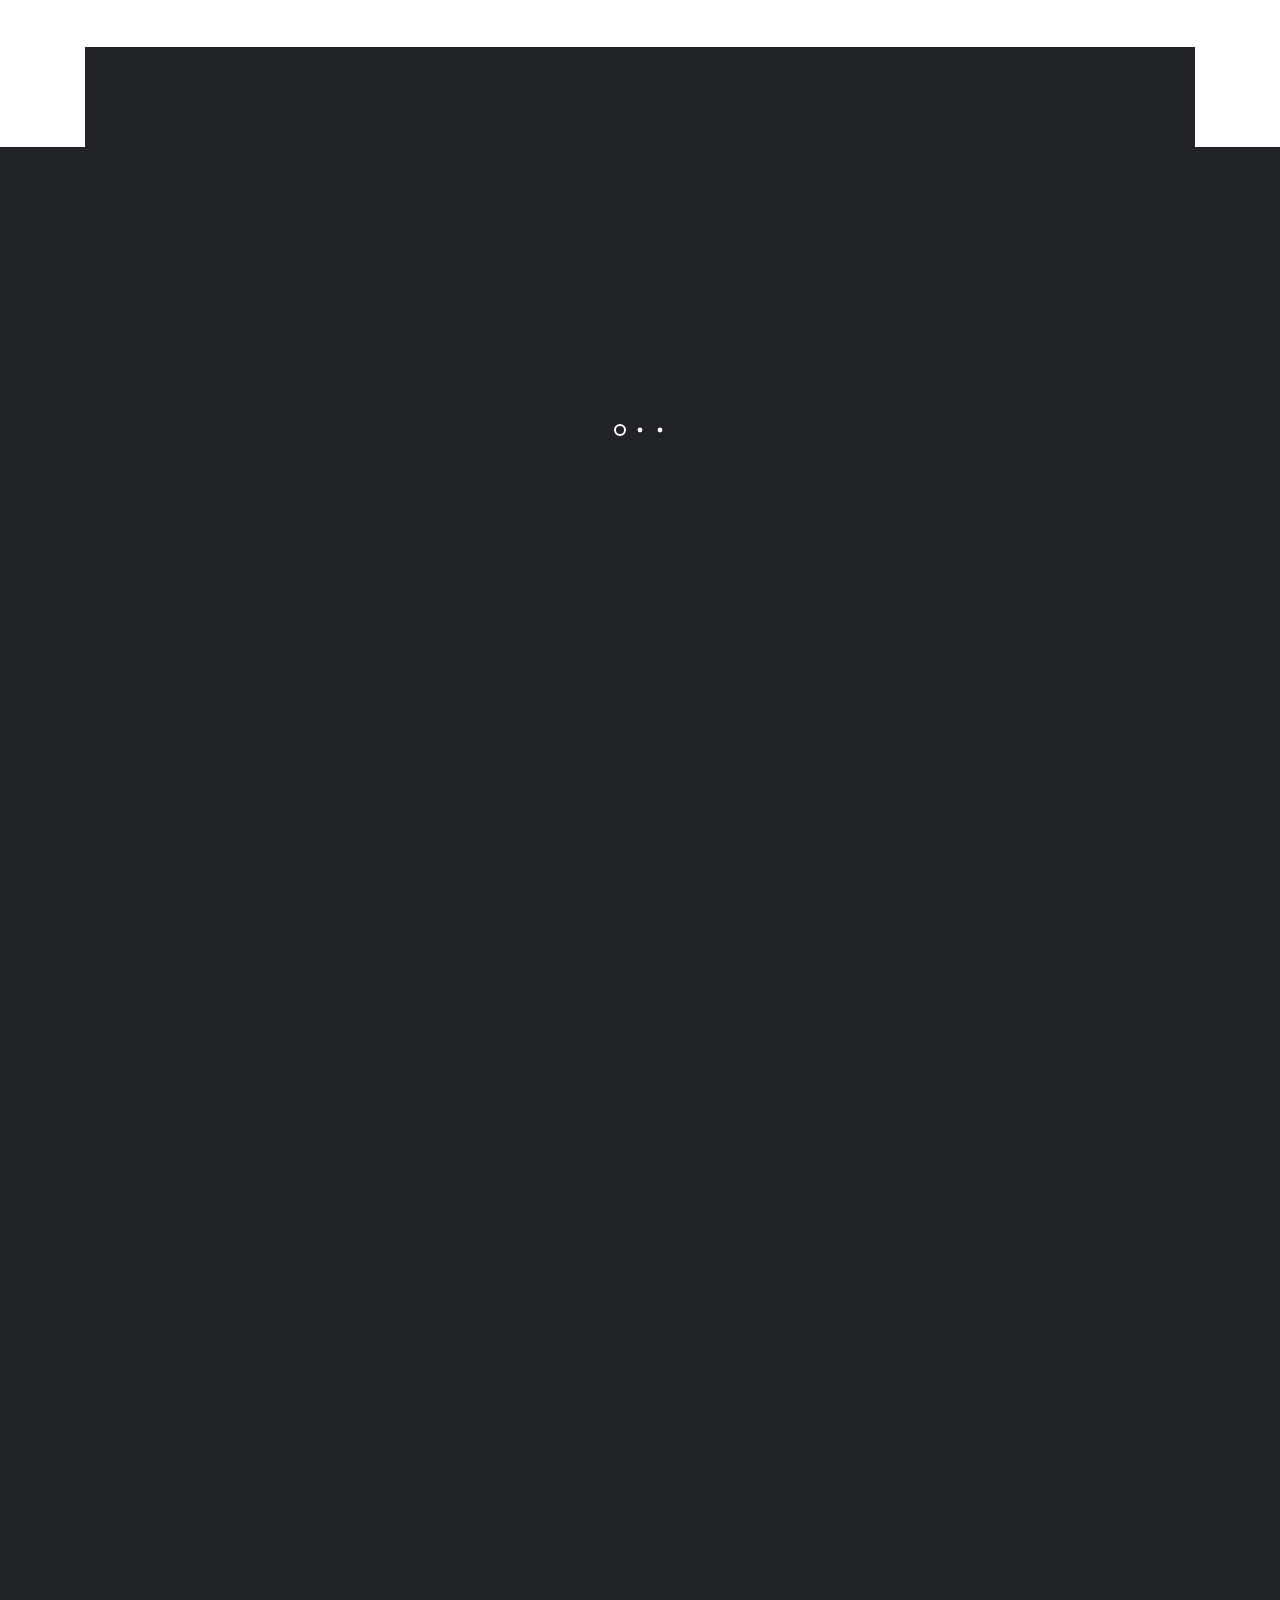
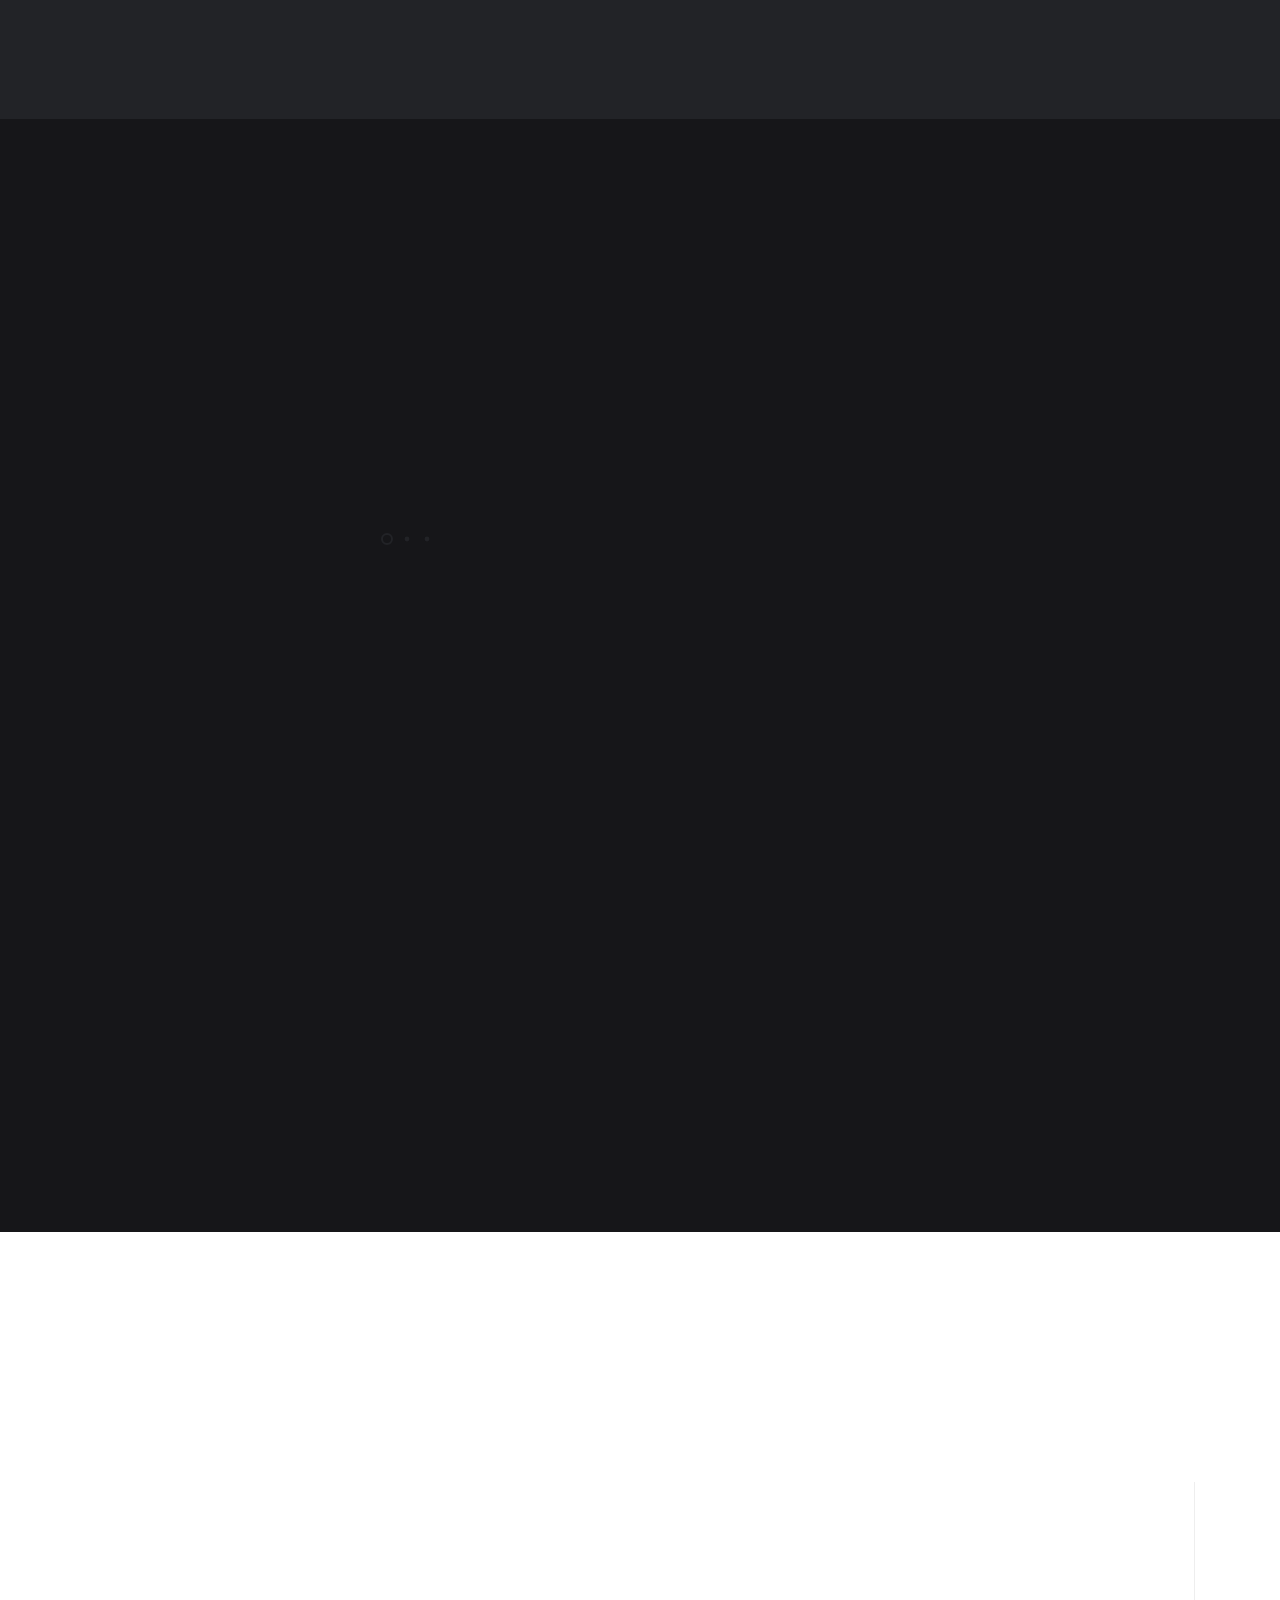
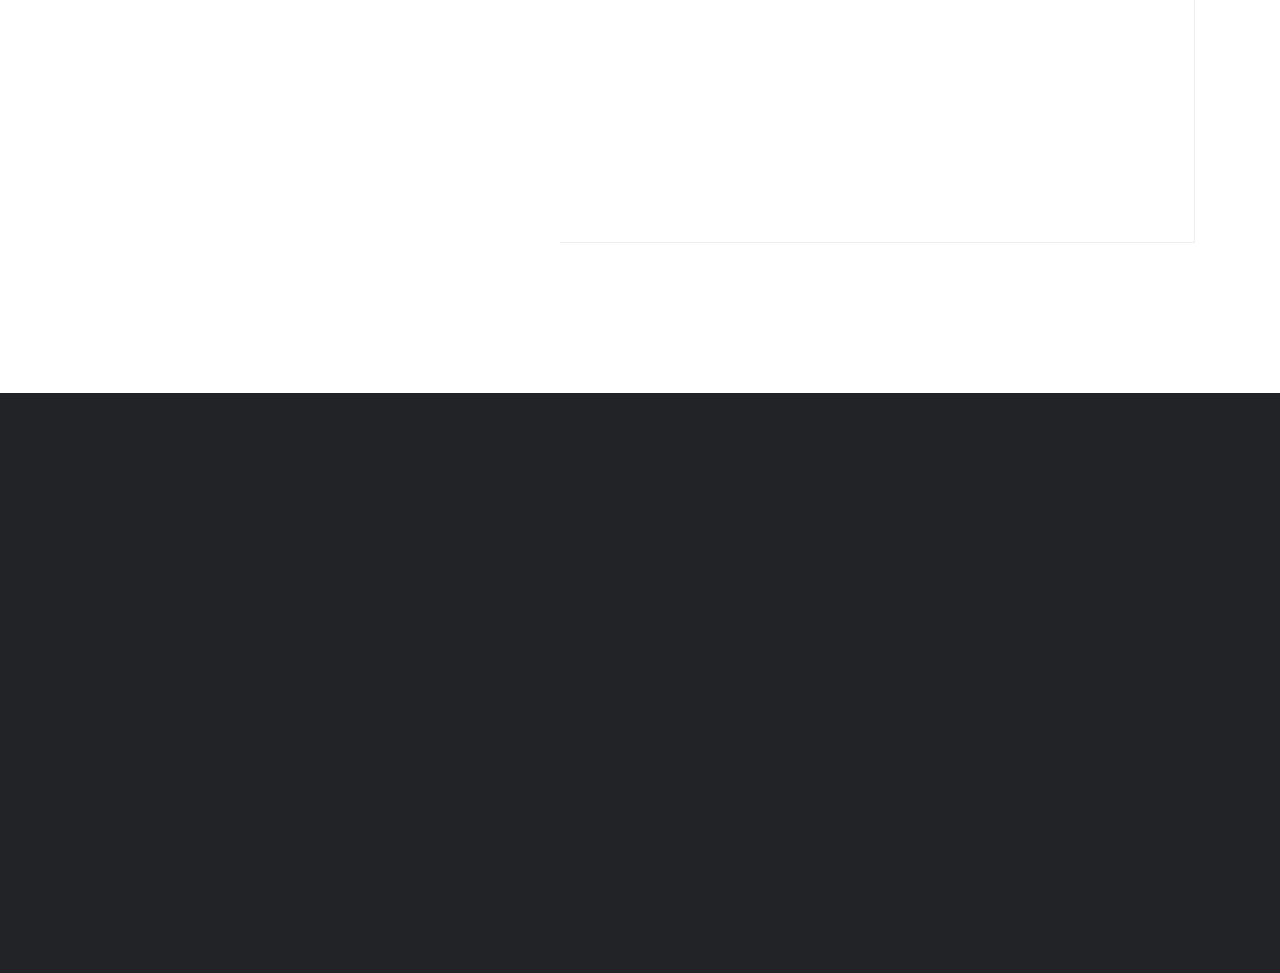
<file: studio.html>
﻿<!doctype html>
<html lang="en">
<head>
<meta charset="utf-8">
<meta name="viewport" content="width=device-width, initial-scale=1, shrink-to-fit=no">
<meta name="format-detection" content="telephone=no">
<meta name="theme-color" content="#75dab4">
<title>Tourog | Creative Agensy for Digital Age</title>
<meta name="author" content="Themezinho">
<meta name="description" content="Tourog | Creative Agensy for Digital Age">
<meta name="keywords" content="creative, works, showcase, portfolio, highlight, projects, modern, tourog, digital, studio, css, animation, transition, freelancers">

<!-- SOCIAL MEDIA META -->
<meta property="og:description" content="Tourog | Creative Agensy for Digital Age">
<meta property="og:image" content="http://www.themezinho.net/tourog/preview.png">
<meta property="og:site_name" content="tourog">
<meta property="og:title" content="tourog">
<meta property="og:type" content="website">
<meta property="og:url" content="http://www.themezinho.net/tourog">

<!-- TWITTER META -->
<meta name="twitter:card" content="summary">
<meta name="twitter:site" content="@tourog">
<meta name="twitter:creator" content="@tourog">
<meta name="twitter:title" content="tourog">
<meta name="twitter:description" content="Tourog | Creative Agensy for Digital Age">
<meta name="twitter:image" content="http://www.themezinho.net/tourog/preview.png">

<!-- FAVICON FILES -->
<link href="ico\apple-touch-icon-144-precomposed.png" rel="apple-touch-icon" sizes="144x144">
<link href="ico\apple-touch-icon-114-precomposed.png" rel="apple-touch-icon" sizes="114x114">
<link href="ico\apple-touch-icon-72-precomposed.png" rel="apple-touch-icon" sizes="72x72">
<link href="ico\apple-touch-icon-57-precomposed.png" rel="apple-touch-icon">
<link href="ico\favicon.png" rel="shortcut icon">

<!-- CSS FILES -->
<link rel="stylesheet" href="css\fontawesome.min.css">
<link rel="stylesheet" href="css\fancybox.min.css">
<link rel="stylesheet" href="css\hamburger.min.css">
<link rel="stylesheet" href="css\odometer.min.css">
<link rel="stylesheet" href="css\swiper.min.css">
<link rel="stylesheet" href="css\bootstrap.min.css">
<link rel="stylesheet" href="css\style.css">
</head>
<body>
<div class="preloader">
  <div class="layer"></div>
  <!-- end layer -->
  <div class="inner">
    <figure> <img src="images\preloader.gif" alt="Image"> </figure>
    <span>Site Loading</span> </div>
  <!-- end inner --> 
</div>
<!-- end preloader -->
<div class="page-transition">
  <div class="layer"></div>
  <!-- end layer --> 
</div>
<!-- end page-transition -->
<nav class="site-navigation">
  <div class="layer"></div>
  <!-- end layer -->
  <div class="inner">
    <ul data-splitting="">
      <li><a href="index.html">HOME</a><i class="fas fa-caret-down"></i> <small>First page</small>
      <ul>
      	<li><a href="index.html">HOME SLIDER</a></li>
      	<li><a href="index-video.html">HOME VIDEO</a></li>
      	<li><a href="index-carousel.html">HOME CAROUSEL</a></li>
      </ul>
        </li>
      <li><a href="studio.html">STUDIO</a> <small>All About Us</small> </li>
      <li><a href="showcases.html">SHOWCASES</a> <small>Our all projects</small> </li>
      <li><a href="blog.html">BLOG</a> <small>Recent posts</small> </li>
      <li><a href="contact.html">CONTACT</a> <small>Say hello</small> </li>
    </ul>
  </div>
  <!-- end inner --> 
</nav>
<!-- end site-navigation -->
<div class="social-media">
  <div class="layer"> </div>
  <!-- end layer -->
  <div class="inner">
    <h5>Social Share </h5>
    <ul>
      <li><a href="#"><i class="fab fa-facebook-f"></i></a></li>
      <li><a href="#"><i class="fab fa-twitter"></i></a></li>
      <li><a href="#"><i class="fab fa-linkedin-in"></i></a></li>
      <li><a href="#"><i class="fab fa-google-plus-g"></i></a></li>
      <li><a href="#"><i class="fab fa-youtube"></i></a></li>
    </ul>
  </div>
</div>
<!-- end social-media -->
<div class="all-cases">
  <div class="layer"> </div>
  <!-- end layer -->
  <div class="inner">
    <ul>
      <li><a href="#">Darkness</a></li>
      <li><a href="#">Goddes</a></li>
      <li><a href="#">Employee</a></li>
      <li><a href="#">Berry</a></li>
      <li><a href="#">Roosters</a></li>
      <li><a href="#">Primero</a></li>
    </ul>
  </div>
  <!-- end inner --> 
</div>
<!-- end all-cases -->
<main>
  <aside class="left-side">
    <div class="logo"> <a href="index.html"><img src="images\logo.png" alt="Image"></a> </div>
    <!-- end logo -->
    <div class="hamburger" id="hamburger">
      <div class="hamburger__line hamburger__line--01">
        <div class="hamburger__line-in hamburger__line-in--01"></div>
      </div>
      <div class="hamburger__line hamburger__line--02">
        <div class="hamburger__line-in hamburger__line-in--02"></div>
      </div>
      <div class="hamburger__line hamburger__line--03">
        <div class="hamburger__line-in hamburger__line-in--03"></div>
      </div>
      <div class="hamburger__line hamburger__line--cross01">
        <div class="hamburger__line-in hamburger__line-in--cross01"></div>
      </div>
      <div class="hamburger__line hamburger__line--cross02">
        <div class="hamburger__line-in hamburger__line-in--cross02"></div>
      </div>
    </div>
    <!-- end hamburger -->
    <div class="follow-us"> FOLLOW US </div>
    <!-- end follow-us -->
    <div class="equalizer"> <span></span> <span></span> <span></span> <span></span> </div>
    <!-- end equalizer --> 
  </aside>
  <!-- end left-side -->
  <div class="all-cases-link"> <span>ALL CASES</span> <b>+</b> </div>
  <!-- end all-cases-link -->
  <header class="page-header">
    <div class="video-bg">
      <video src="videos\video02.mp4" muted="" loop="" autoplay=""></video>
    </div>
    <!-- end video-bg -->
    <div class="inner">
      <div class="container">
        <h1>STUDIO</h1>
        <p>We provide a free day to experience our benefits of digital world</p>
      </div>
      <!-- end container --> 
    </div>
    <!-- end inner --> 
  </header>
  <!-- end page-header -->
  <section class="text-content-block">
    <div class="container">
      <div class="row">
        <div class="col-12 wow" data-splitting="">
          <h3 class="section-title">DIGITAL WEB PRODUCTS <br>
            FOR AMAZING CLIENTS</h3>
        </div>
        <!-- end col-12 -->
        <div class="col-12 wow" data-splitting="">
          <h5>We work closely with your development team. markettting profissionals and stakeholder to design and develop UX and UI that make your website. application or software a joy to use,</h5>
        </div>
        <!-- end col-12	 -->
        <div class="col-lg-3 col-md-6 wow" data-splitting=""> <small>01</small>
          <h6>PROTOTYPE</h6>
          <p>The more you use, the more you have in your signifant mind</p>
        </div>
        <!-- end col-3 -->
        <div class="col-lg-3 col-md-6 wow" data-splitting=""> <small>02</small>
          <h6>SKETCHING</h6>
          <p>The more you use, the more you have in your signifant mind</p>
        </div>
        <!-- end col-3 -->
        <div class="col-lg-3 col-md-6 wow" data-splitting=""> <small>03</small>
          <h6>WIREFRAME</h6>
          <p>The more you use, the more you have in your signifant mind</p>
        </div>
        <!-- end col-3 -->
        <div class="col-lg-3 col-md-6 wow" data-splitting=""> <small>04</small>
          <h6>UI-UX DESIGN</h6>
          <p>The more you use, the more you have in your signifant mind</p>
        </div>
        <!-- end col-3 -->         
      </div>
      <!-- end row --> 
    </div>
    <!-- end container --> 
  </section>
  <!-- end text-content-block -->
  <section class="intro-image light">
    <div class="container">
      <div class="row">
        <div class="col-12">
          <div class="office-slider">
            <div class="swiper-wrapper">
              <div class="swiper-slide">
                <figure class="reveal-effect masker wow"> <img src="images\office01.jpg" alt="Image">
                  <figcaption>
                    <h6> HEADQUARTOR OF TOUROG</h6>
                  </figcaption>
                </figure>
              </div>
              <!-- end swiper-slide -->
              <div class="swiper-slide">
                <figure> <img src="images\office02.jpg" alt="Image">
                  <figcaption>
                    <h6> TORONTO OFFICE</h6>
                  </figcaption>
                </figure>
              </div>
              <!-- end swiper-slide -->
              <div class="swiper-slide">
                <figure> <img src="images\office03.jpg" alt="Image">
                  <figcaption>
                    <h6> HEADQUARTOR OF TOUROG</h6>
                  </figcaption>
                </figure>
              </div>
              <!-- end swiper-slide --> 
            </div>
            <!-- end swiper-wrapper -->
            <div class="swiper-pagination"></div>
            <!-- end swiper-pagination --> 
          </div>
          <!-- end office-slider --> 
        </div>
        <!-- end col-12 --> 
      </div>
      <!-- end row --> 
    </div>
    <!-- end container --> 
  </section>
  <!-- end intro-image -->
  <section class="process wow" data-splitting="">
    <div class="container">
      <div class="row">
        <div class="col-lg-3 col-md-6"> <span class="odometer" data-count="14" data-status="yes">0</span> <span class="symbol">Days</span> <small>CASE RESEARCH</small> </div>
        <!-- end col-3 -->
        <div class="col-lg-3 col-md-6"> <span class="odometer" data-count="24" data-status="yes">0</span> <span class="symbol">Hours</span> <small>UX PROTYPES</small> </div>
        <!-- end col-3 -->
        <div class="col-lg-3 col-md-6"> <span class="odometer" data-count="03" data-status="yes">0</span> <span class="symbol">Months</span> <small>UI DESIGNS</small> </div>
        <!-- end col-3 -->
        <div class="col-lg-3 col-md-6"> <span class="odometer" data-count="90" data-status="yes">0</span> <span class="symbol">Days</span> <small>FINAL LAUNCH</small> </div>
        <!-- end col-3 --> 
      </div>
      <!-- end row --> 
    </div>
    <!-- end container --> 
  </section>
  <!-- end process -->
  <section class="icon-content-block">
    <div class="container">
      <div class="row justify-content-center">
        <div class="col-12 wow" data-splitting="">
          <h3 class="section-title">THE THINGS<br>
            WE ARE ABLE TO DO</h3>
        </div>
        <!-- end col-12 -->
        <div class="col-lg-3 col-md-4 wow" data-splitting="">
          <div class="content-block">
            <figure> <img src="images\icon01.png" alt="Image"> </figure>
            <h6>DIGITAL PRODUCTS</h6>
            <ul>
              <li>Digital Branding</li>
              <li>Web & Mobile Sites</li>
              <li>User Interface Design</li>
              <li>Responsive Techs</li>
            </ul>
          </div>
          <!-- end content-block --> 
        </div>
        <!-- end col-3 -->
        <div class="col-lg-3 col-md-4 wow" data-splitting="">
          <div class="content-block selected">
            <figure> <img src="images\icon02.png" alt="Image"> </figure>
            <h6>UI-UX DESIGN</h6>
            <ul>
              <li>Digital Strategy</li>
              <li>User Experience Design</li>
              <li>User Interface Design</li>
              <li>Mobile Sites</li>
            </ul>
          </div>
          <!-- end content-block --> 
        </div>
        <!-- end col-3 -->
        <div class="col-lg-3 col-md-4 wow" data-splitting="">
          <div class="content-block">
            <figure> <img src="images\icon03.png" alt="Image"> </figure>
            <h6>WEB DEVELOPMENT</h6>
            <ul>
              <li>Custom Platform</li>
              <li>Back-End Executions</li>
              <li>Interface Apps</li>
              <li>Mobile Systems</li>
            </ul>
          </div>
          <!-- end content-block --> 
        </div>
        <!-- end col-3 --> 
      </div>
      <!-- end row --> 
    </div>
    <!-- end container --> 
  </section>
  <!-- end icon-content-block -->
  <section class="testimonials">
    <div class="container">
      <div class="row align-items-center">
        <div class="col-lg-6">
          <div class="testimonials-slider">
            <div class="swiper-wrapper">
              <div class="swiper-slide">
                <div class="testimonial wow" data-splitting="">
                  <blockquote> We work closely with your development team. markettting profissionals and stakeholder to design and develop UX and UI that make your website. application or software a joy to use </blockquote>
                  <div class="reviewer"> <img src="images\team01.jpg" alt="Image">
                    <div class="reviewer-infos">
                      <h6>Marcus James</h6>
                      <small>IBIS HOTEL MANAGER</small> </div>
                    <!-- end reviewer-infos --> 
                  </div>
                  <!-- end reviewers --> 
                </div>
                <!-- end testimonial --> 
              </div>
              <!-- end swiper-slide -->
              <div class="swiper-slide">
                <div class="testimonial">
                  <blockquote> We work closely with your development team. markettting profissionals and stakeholder to design and develop UX and UI that make your website. application or software a joy to use </blockquote>
                  <div class="reviewer"> <img src="images\team01.jpg" alt="Image">
                    <div class="reviewer-infos">
                      <h6>Marcus James</h6>
                      <small>IBIS HOTEL MANAGER</small> </div>
                    <!-- end reviewer-infos --> 
                  </div>
                  <!-- end reviewers --> 
                </div>
                <!-- end testimonial --> 
              </div>
              <!-- end swiper-slide -->
              <div class="swiper-slide">
                <div class="testimonial">
                  <blockquote> We work closely with your development team. markettting profissionals and stakeholder to design and develop UX and UI that make your website. application or software a joy to use </blockquote>
                  <div class="reviewer"> <img src="images\team01.jpg" alt="Image">
                    <div class="reviewer-infos">
                      <h6>Marcus James</h6>
                      <small>IBIS HOTEL MANAGER</small> </div>
                    <!-- end reviewer-infos --> 
                  </div>
                  <!-- end reviewers --> 
                </div>
                <!-- end testimonial --> 
              </div>
              <!-- end swiper-slide --> 
            </div>
            <!-- end swiper-wrapper -->
            <div class="swiper-pagination"></div>
            <!-- end swiper-pagination --> 
          </div>
          <!-- end testimonials-slider --> 
        </div>
        <!-- end col-6 -->
        <div class="col-lg-6 wow" data-splitting="">
          <h3 class="section-title">STUDIO PROUD<br>
            IS QUALITY OF<br>
            PARTNERS</h3>
          <a href="#"></a> </div>
        <!-- end col-6 --> 
      </div>
      <!-- end row --> 
    </div>
    <!-- end container --> 
  </section>
  <!-- end testimonials -->
  <section class="team">
    <div class="container">
      <div class="row">
        <div class="col-lg-6 wow" data-splitting="">
          <h3 class="section-title">ALL ABOUT<br>
            THE OUR TEAM</h3>
        </div>
        <!-- end col-8 -->
        <div class="col-lg-6 wow" data-splitting="">
          <h5>We work closely with your development team. markettting profissionals and stakeholder to design and develop UX and UI that make your website. application or software a joy to use,</h5>
        </div>
        <!-- end col-4 --> 
      </div>
      <!-- end row -->
      <div class="row">
        <div class="col">
          <figure class="reveal-effect masker wow">
            <ul>
              <li><a href="#"><i class="fab fa-facebook-f"></i></a></li>
              <li><a href="#"><i class="fab fa-twitter"></i></a></li>
              <li><a href="#"><i class="fab fa-linkedin-in"></i></a></li>
            </ul>
            <img src="images\team01.jpg" alt="Image">
            <figcaption class="wow" data-splitting=""> <h6>Alexander O'neil</h6> <small>EXECUTIVE CHIEF</small> </figcaption>
          </figure>
        </div>
        <!-- end col -->
        
        <div class="col">
          <figure class="reveal-effect masker wow">
            <ul>
              <li><a href="#"><i class="fab fa-facebook-f"></i></a></li>
              <li><a href="#"><i class="fab fa-twitter"></i></a></li>
              <li><a href="#"><i class="fab fa-linkedin-in"></i></a></li>
            </ul>
            <img src="images\team02.jpg" alt="Image">
            <figcaption class="wow" data-splitting=""> <h6>Jessica Tanana</h6> <small>SENIOR ENGINEER</small> </figcaption>
          </figure>
        </div>
        <!-- end col -->
        
        <div class="col">
          <figure class="reveal-effect masker wow">
            <ul>
              <li><a href="#"><i class="fab fa-facebook-f"></i></a></li>
              <li><a href="#"><i class="fab fa-twitter"></i></a></li>
              <li><a href="#"><i class="fab fa-linkedin-in"></i></a></li>
            </ul>
            <img src="images\team03.jpg" alt="Image">
            <figcaption class="wow" data-splitting=""> <h6>Steven Mc'Laren</h6> <small>CREATIVE HEAD CHIEF</small> </figcaption>
          </figure>
        </div>
        <!-- end col -->
        <div class="col">
          <figure class="reveal-effect masker wow">
            <ul>
              <li><a href="#"><i class="fab fa-facebook-f"></i></a></li>
              <li><a href="#"><i class="fab fa-twitter"></i></a></li>
              <li><a href="#"><i class="fab fa-linkedin-in"></i></a></li>
            </ul>
            <img src="images\team04.jpg" alt="Image">
            <figcaption class="wow" data-splitting=""> <h6>Dasha Avdeieva</h6> <small>ACCOUNT MANAGER</small> </figcaption>
          </figure>
        </div>
        <!-- end col -->
        <div class="col">
          <figure class="reveal-effect masker wow">
            <ul>
              <li><a href="#"><i class="fab fa-facebook-f"></i></a></li>
              <li><a href="#"><i class="fab fa-twitter"></i></a></li>
              <li><a href="#"><i class="fab fa-linkedin-in"></i></a></li>
            </ul>
            <img src="images\team05.jpg" alt="Image">
            <figcaption class="wow" data-splitting=""> <h6>Dmitry Samohin</h6> <small>DIGITAL PRODUCER</small> </figcaption>
          </figure>
        </div>
        <!-- end col --> 
      </div>
      <!-- end row --> 
    </div>
    <!-- end container --> 
  </section>
  <!-- end team -->
  <section class="clients">
    <div class="container">
      <div class="row"> <div class="col-lg-5 wow" data-splitting="">
          <h3 class="section-title">AGENSY PROUD<br>
            IS QUALITY OF<br>
            PARTNERS</h3>
        </div>
        <!-- end col-5 -->
        <div class="col-lg-7">
          <ul>
            <li class="reveal-effect masker wow"> <img src="images\logo01.png" alt="Image"> </li>
            <li class="reveal-effect masker wow"> <img src="images\logo02.png" alt="Image"> </li>
            <li class="reveal-effect masker wow"> <img src="images\logo03.png" alt="Image"> </li>
            <li class="reveal-effect masker wow"> <img src="images\logo04.png" alt="Image"> </li>
            <li class="reveal-effect masker wow"> <img src="images\logo05.png" alt="Image"> </li>
            <li class="reveal-effect masker wow"> <img src="images\logo06.png" alt="Image"> </li>
            <li class="reveal-effect masker wow"> <img src="images\logo07.png" alt="Image"> </li>
            <li class="reveal-effect masker wow"> <img src="images\logo08.png" alt="Image"> </li>
            <li class="reveal-effect masker wow"> <img src="images\logo09.png" alt="Image"> </li>
          </ul>
        </div>
        <!-- end col-7 --> 
      </div>
      <!-- end row --> 
    </div>
    <!-- end container --> 
  </section>
  <!-- end clients --> 
</main>
<!-- end main -->
<footer class="footer">
  <div class="container">
    <div class="row">
      <div class="col-12">
        <ul>
          <li><a href="#"><i class="fab fa-facebook-f"></i></a></li>
          <li><a href="#"><i class="fab fa-twitter"></i></a></li>
          <li><a href="#"><i class="fab fa-linkedin-in"></i></a></li>
          <li><a href="#"><i class="fab fa-google-plus-g"></i></a></li>
          <li><a href="#"><i class="fab fa-youtube"></i></a></li>
        </ul>
        <h6>LET’S HAVE A TALK ABOUT YOUR PROJECT.</h6>
        <h2>Need more information or want <br>
          to get in touch?</h2>
        <a href="#" class="link">Get in touch</a> </div>
      <!-- end col-12 -->
      <div class="col-12">
        <div class="footer-bar"> <span class="copyright">© 2019 Tourog | All Rights Reserved</span> <span class="creation">Site created by <a href="#">Themezinho</a></span> </div>
        <!-- end footer-bar --> 
      </div>
      <!-- end col-12 --> 
    </div>
    <!-- end row --> 
  </div>
  <!-- end container --> 
</footer>
<!-- end footer -->

<!-- JS FILES --> <script src="js\jquery.min.js"></script> 
<script src="js\bootstrap.min.js"></script> 
<script src="js\swiper.min.js"></script> 
<script src="js\wow.min.js"></script> 
<script src='js\splitting.min.js'></script> 
<script src='js\odometer.min.js'></script> 
<script src='js\fancybox.min.js'></script> 
<script src="js\scripts.js"></script>
</body>
</html>
</file>
